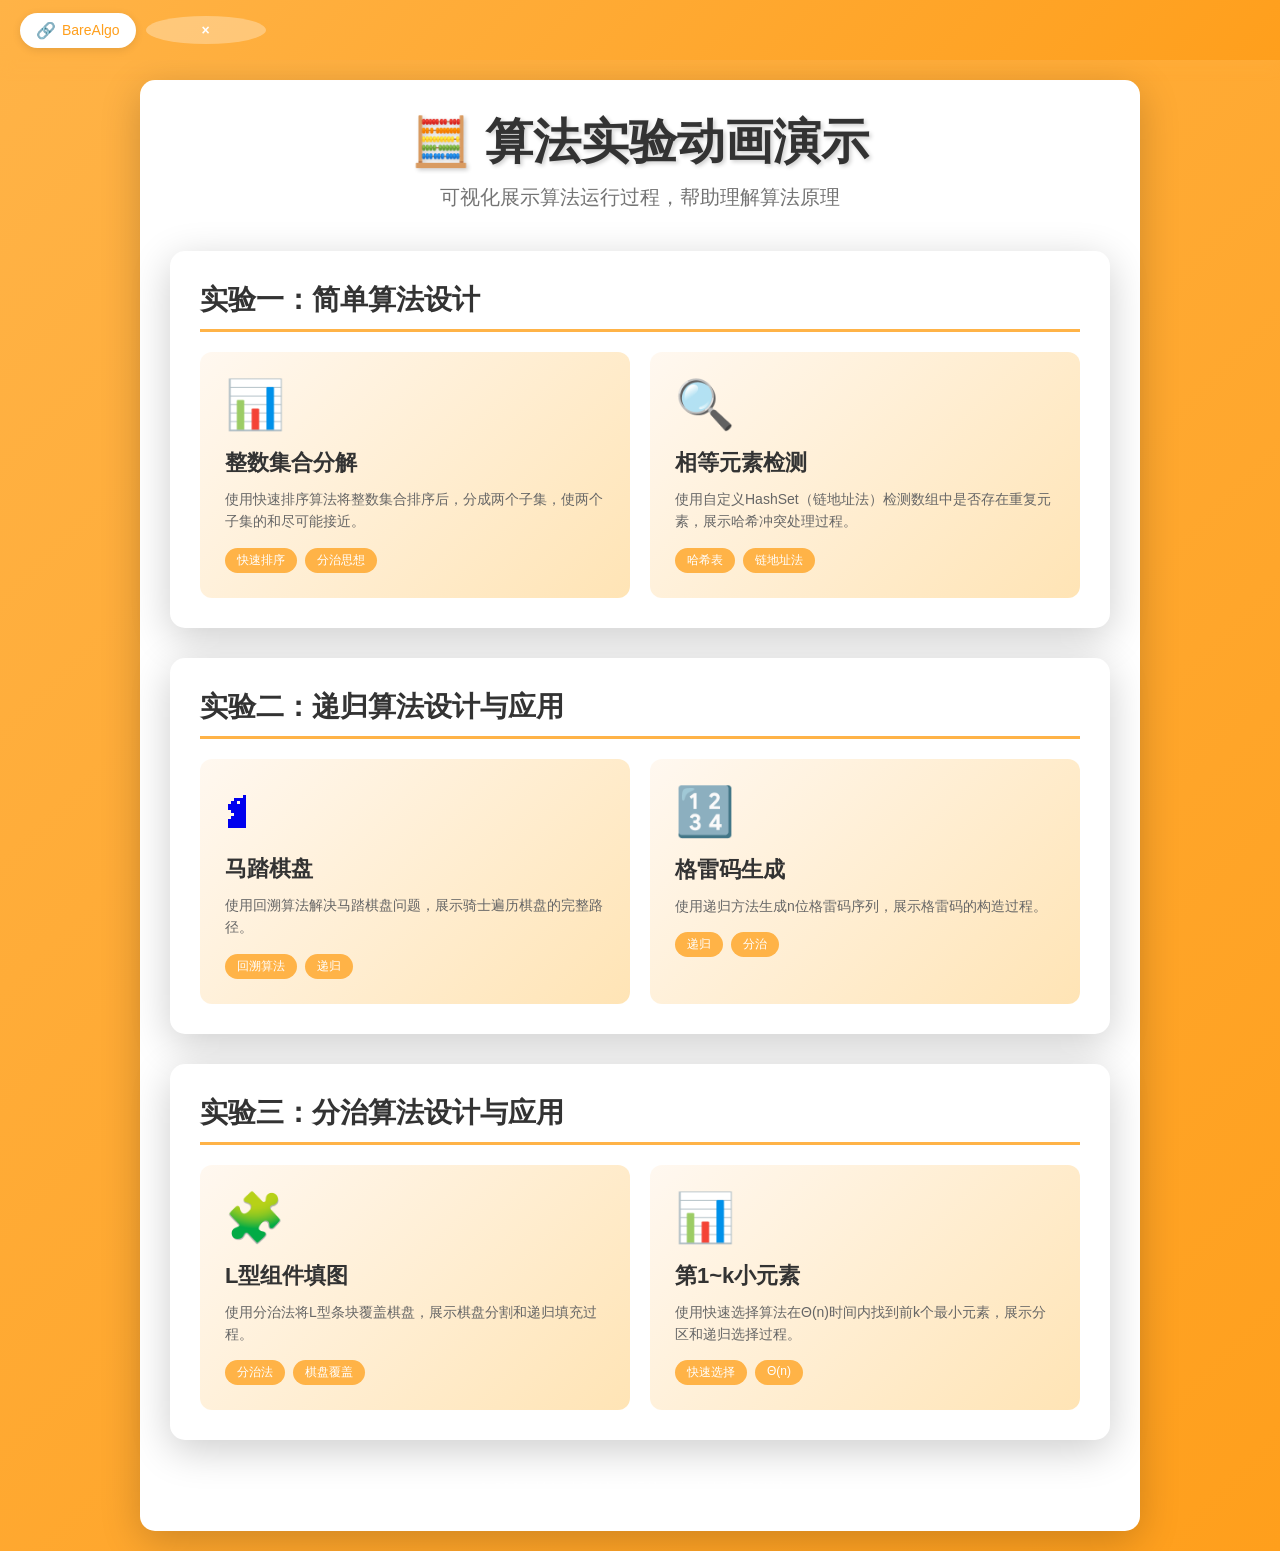
<file: show/index.html>
<!doctype html>
<html lang="zh-CN">
  <head>
    <meta charset="UTF-8" />
    <meta name="viewport" content="width=device-width, initial-scale=1.0" />
    <title>算法实验动画演示</title>
    <link rel="stylesheet" href="common.css" />
    <style>
      body {
        background: linear-gradient(135deg, #ffb347 0%, #ff9f1c 100%);
        padding-top: 80px;
      }
      .container {
        max-width: 1000px;
        margin: 0 auto;
      }
      header {
        text-align: center;
        color: white;
        margin-bottom: 40px;
      }
      h1 {
        font-size: 48px;
        margin-bottom: 10px;
        text-shadow: 2px 2px 4px rgba(0, 0, 0, 0.2);
      }
      .subtitle {
        font-size: 20px;
        opacity: 0.9;
      }
      .experiment-section {
        background: white;
        border-radius: 15px;
        padding: 30px;
        margin-bottom: 30px;
        box-shadow: 0 10px 40px rgba(0, 0, 0, 0.2);
      }
      .section-title {
        font-size: 28px;
        color: #333;
        margin-bottom: 20px;
        padding-bottom: 10px;
        border-bottom: 3px solid #ffb347;
      }
      .experiment-grid {
        display: grid;
        grid-template-columns: repeat(auto-fit, minmax(280px, 1fr));
        gap: 20px;
      }
      .experiment-card {
        background: linear-gradient(135deg, #fff8f0 0%, #ffe4b5 100%);
        border-radius: 12px;
        padding: 25px;
        transition: all 0.3s ease;
        cursor: pointer;
        text-decoration: none;
        display: block;
      }
      .experiment-card:hover {
        transform: translateY(-5px);
        box-shadow: 0 10px 30px rgba(255, 179, 71, 0.3);
      }
      .card-icon {
        font-size: 48px;
        margin-bottom: 15px;
      }
      .card-title {
        font-size: 22px;
        font-weight: bold;
        color: #333;
        margin-bottom: 10px;
      }
      .card-desc {
        font-size: 14px;
        color: #666;
        line-height: 1.6;
      }
      .card-tags {
        margin-top: 15px;
        display: flex;
        gap: 8px;
        flex-wrap: wrap;
      }
      .tag {
        padding: 4px 12px;
        background: #ffb347;
        color: white;
        border-radius: 15px;
        font-size: 12px;
      }
      footer {
        text-align: center;
        color: white;
        margin-top: 40px;
        opacity: 0.8;
      }
      @media (max-width: 768px) {
        body {
          padding-top: 70px;
        }
        h1 {
          font-size: 32px;
        }
        .section-title {
          font-size: 22px;
        }
      }
    </style>
  </head>
  <body>
    <nav class="top-nav">
      <div class="quicklink-container" id="quicklinkContainer">
        <a
          href="https://barealgo.com/"
          class="quicklink"
          target="_blank"
          rel="noopener noreferrer"
        >
          <span class="quicklink-icon">🔗</span>
          <span>BareAlgo</span>
        </a>
        <button
          class="quicklink-cancel"
          onclick="hideQuicklink()"
          title="取消链接"
        >
          ×
        </button>
      </div>
    </nav>
    <div class="container">
      <header>
        <h1>🧮 算法实验动画演示</h1>
        <p class="subtitle">可视化展示算法运行过程，帮助理解算法原理</p>
      </header>

      <div class="experiment-section">
        <h2 class="section-title">实验一：简单算法设计</h2>
        <div class="experiment-grid">
          <a href="set-partition.html" class="experiment-card">
            <div class="card-icon">📊</div>
            <div class="card-title">整数集合分解</div>
            <div class="card-desc">
              使用快速排序算法将整数集合排序后，分成两个子集，使两个子集的和尽可能接近。
            </div>
            <div class="card-tags">
              <span class="tag">快速排序</span>
              <span class="tag">分治思想</span>
            </div>
          </a>

          <a href="equal-elements.html" class="experiment-card">
            <div class="card-icon">🔍</div>
            <div class="card-title">相等元素检测</div>
            <div class="card-desc">
              使用自定义HashSet（链地址法）检测数组中是否存在重复元素，展示哈希冲突处理过程。
            </div>
            <div class="card-tags">
              <span class="tag">哈希表</span>
              <span class="tag">链地址法</span>
            </div>
          </a>
        </div>
      </div>

      <div class="experiment-section">
        <h2 class="section-title">实验二：递归算法设计与应用</h2>
        <div class="experiment-grid">
          <a href="chess-move.html" class="experiment-card">
            <div class="card-icon">♞</div>
            <div class="card-title">马踏棋盘</div>
            <div class="card-desc">
              使用回溯算法解决马踏棋盘问题，展示骑士遍历棋盘的完整路径。
            </div>
            <div class="card-tags">
              <span class="tag">回溯算法</span>
              <span class="tag">递归</span>
            </div>
          </a>

          <a href="gray-code.html" class="experiment-card">
            <div class="card-icon">🔢</div>
            <div class="card-title">格雷码生成</div>
            <div class="card-desc">
              使用递归方法生成n位格雷码序列，展示格雷码的构造过程。
            </div>
            <div class="card-tags">
              <span class="tag">递归</span>
              <span class="tag">分治</span>
            </div>
          </a>
        </div>
      </div>

      <div class="experiment-section">
        <h2 class="section-title">实验三：分治算法设计与应用</h2>
        <div class="experiment-grid">
          <a href="lshape-tiling.html" class="experiment-card">
            <div class="card-icon">🧩</div>
            <div class="card-title">L型组件填图</div>
            <div class="card-desc">
              使用分治法将L型条块覆盖棋盘，展示棋盘分割和递归填充过程。
            </div>
            <div class="card-tags">
              <span class="tag">分治法</span>
              <span class="tag">棋盘覆盖</span>
            </div>
          </a>

          <a href="k-smallest.html" class="experiment-card">
            <div class="card-icon">📊</div>
            <div class="card-title">第1~k小元素</div>
            <div class="card-desc">
              使用快速选择算法在Θ(n)时间内找到前k个最小元素，展示分区和递归选择过程。
            </div>
            <div class="card-tags">
              <span class="tag">快速选择</span>
              <span class="tag">Θ(n)</span>
            </div>
          </a>
        </div>
      </div>

      <footer>
        <p>© 2024 算法实验演示系统 | 点击卡片开始演示</p>
      </footer>
    </div>

    <script>
      function hideQuicklink() {
        const container = document.getElementById("quicklinkContainer");
        container.classList.add("quicklink-hidden");
      }
    </script>
  </body>
</html>
</file>
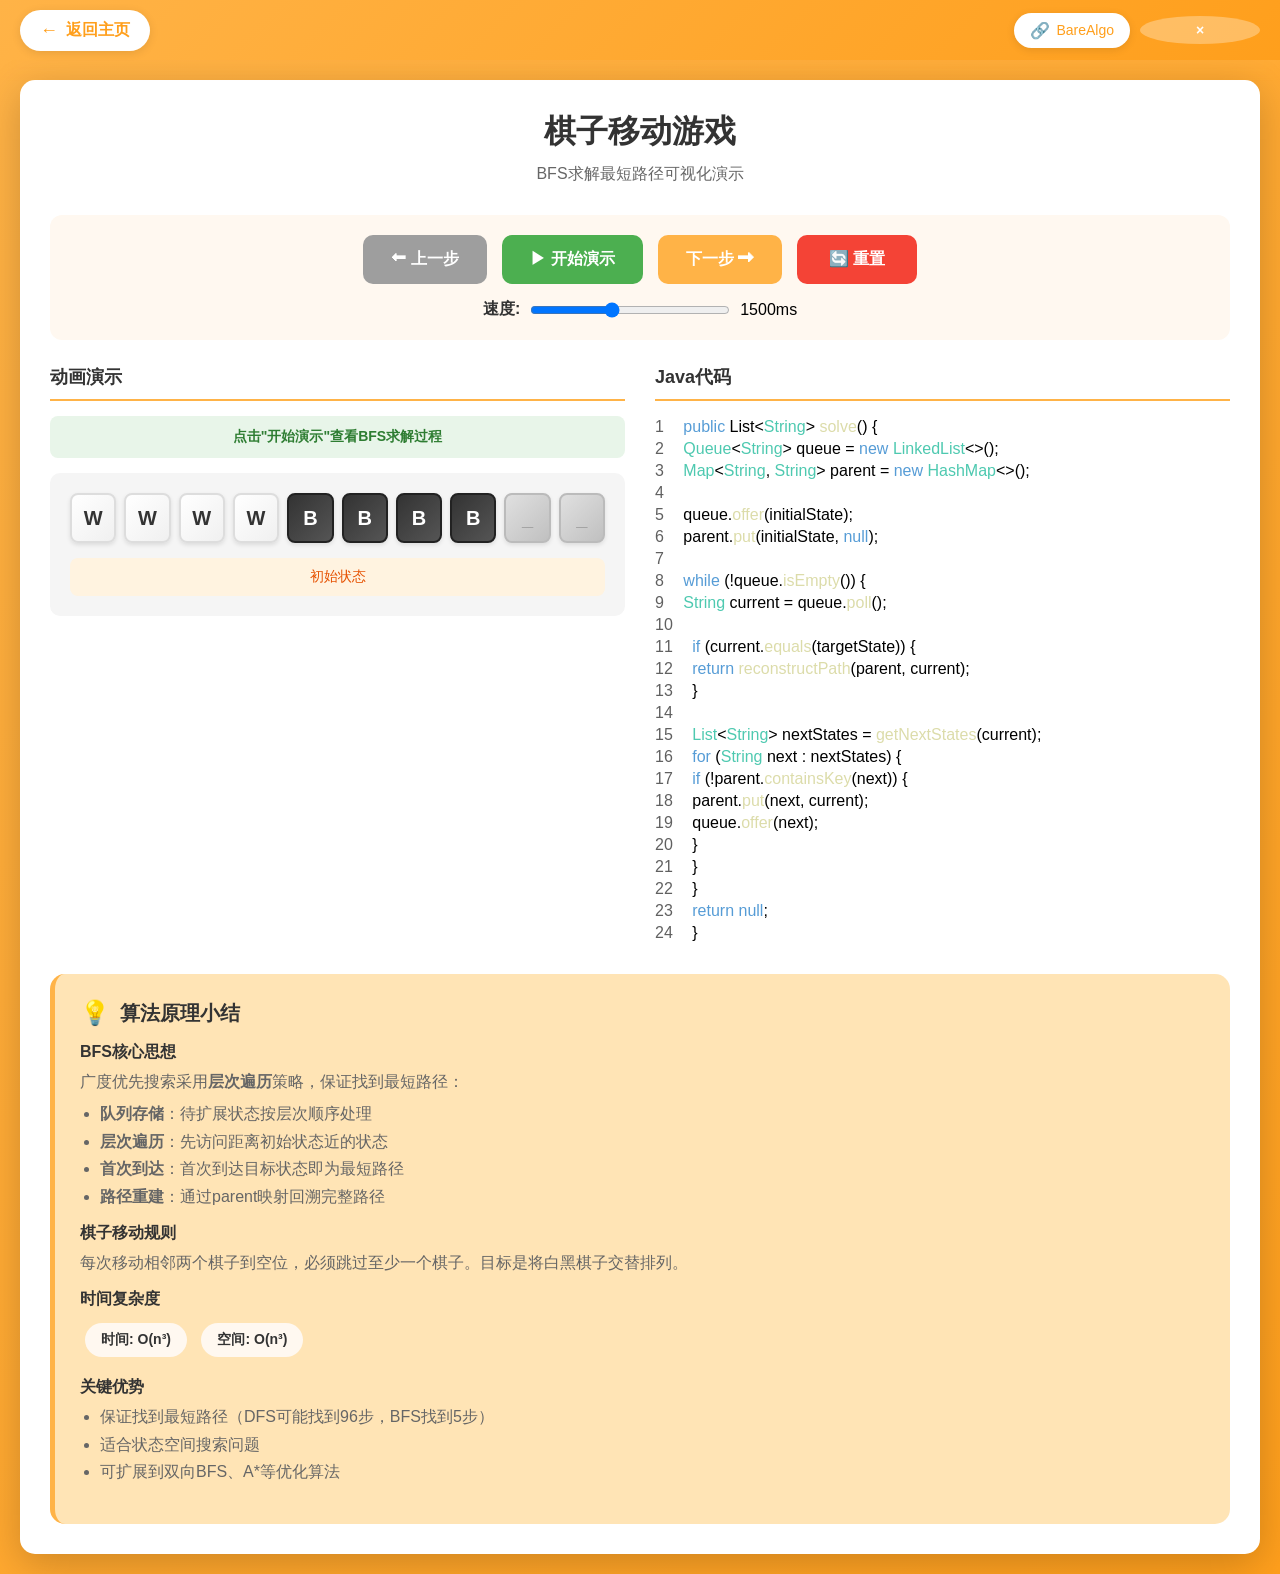
<file: show/chess-move.html>
<!doctype html>
<html lang="zh-CN">
  <head>
    <meta charset="UTF-8" />
    <meta name="viewport" content="width=device-width, initial-scale=1.0" />
    <title>实验二：棋子移动游戏 - BFS动画</title>
    <link rel="stylesheet" href="common.css" />
    <style>
      body {
        background: linear-gradient(135deg, #ffb347 0%, #ff9f1c 100%);
      }
      .section-title {
        border-bottom: 2px solid #ffb347;
      }
      .summary-section {
        border-left: 5px solid #ffb347;
      }
      .status {
        text-align: center;
        padding: 12px;
        background: #e8f5e9;
        border-radius: 8px;
        margin-bottom: 15px;
        font-weight: bold;
        color: #2e7d32;
        font-size: 14px;
      }
      .board-container {
        padding: 20px;
        background: #f5f5f5;
        border-radius: 10px;
        margin-bottom: 15px;
      }
      .board {
        display: flex;
        gap: 8px;
        justify-content: center;
        margin-bottom: 15px;
      }
      .cell {
        width: 50px;
        height: 50px;
        display: flex;
        align-items: center;
        justify-content: center;
        border-radius: 8px;
        font-weight: bold;
        font-size: 20px;
        transition: all 0.3s;
        box-shadow: 0 2px 4px rgba(0, 0, 0, 0.1);
      }
      .cell.white {
        background: linear-gradient(135deg, #fff 0%, #f0f0f0 100%);
        color: #333;
        border: 2px solid #ddd;
      }
      .cell.black {
        background: linear-gradient(135deg, #333 0%, #555 100%);
        color: white;
        border: 2px solid #222;
      }
      .cell.empty {
        background: linear-gradient(135deg, #e0e0e0 0%, #c0c0c0 100%);
        color: #999;
        border: 2px solid #bbb;
      }
      .cell.moving {
        animation: pulse 0.5s ease-in-out infinite;
        transform: scale(1.1);
      }
      @keyframes pulse {
        0%,
        100% {
          transform: scale(1);
        }
        50% {
          transform: scale(1.15);
        }
      }
      .step-info {
        text-align: center;
        padding: 10px;
        background: #fff3e0;
        border-radius: 8px;
        font-size: 14px;
        color: #e65100;
      }
      .path-display {
        margin-top: 15px;
        padding: 15px;
        background: #f9f9f9;
        border-radius: 8px;
      }
      .path-title {
        font-weight: bold;
        color: #333;
        margin-bottom: 10px;
      }
      .path-steps {
        display: flex;
        flex-wrap: wrap;
        gap: 10px;
      }
      .path-step {
        padding: 8px 12px;
        background: #f5576c;
        color: white;
        border-radius: 5px;
        font-size: 12px;
      }
      .path-step.current {
        background: #f093fb;
        transform: scale(1.1);
      }
    </style>
    <script src="common.js"></script>
  </head>
  <body>
    <nav class="top-nav">
      <a href="index.html" class="back-link">返回主页</a>
      <div class="quicklink-container" id="quicklinkContainer">
        <a
          href="https://barealgo.com/"
          class="quicklink"
          target="_blank"
          rel="noopener noreferrer"
        >
          <span class="quicklink-icon">🔗</span>
          <span>BareAlgo</span>
        </a>
        <button
          class="quicklink-cancel"
          onclick="hideQuicklink()"
          title="取消链接"
        >
          ×
        </button>
      </div>
    </nav>
    <div class="container">
      <h1>棋子移动游戏</h1>
      <p class="subtitle">BFS求解最短路径可视化演示</p>

      <div class="controls">
        <div class="control-row">
          <button class="btn-prev" onclick="prevStep()">⬅ 上一步</button>
          <button class="btn-start" onclick="startAnimation()">
            ▶ 开始演示
          </button>
          <button class="btn-next" onclick="nextStep()">下一步 ➡</button>
          <button class="btn-reset" onclick="resetAnimation()">🔄 重置</button>
        </div>
        <div class="control-row">
          <div class="speed-control">
            <label>速度:</label>
            <input
              type="range"
              id="speedSlider"
              min="500"
              max="3000"
              value="1500"
            />
            <span id="speedValue">1500ms</span>
          </div>
        </div>
      </div>

      <div class="main-layout">
        <div class="animation-section">
          <div class="section-title">动画演示</div>
          <div class="status" id="status">点击"开始演示"查看BFS求解过程</div>
          <div class="board-container">
            <div class="board" id="board"></div>
            <div class="step-info" id="stepInfo">初始状态</div>
          </div>
          <div class="path-display" id="pathDisplay" style="display: none">
            <div class="path-title">
              解路径（共 <span id="totalSteps">0</span> 步）
            </div>
            <div class="path-steps" id="pathSteps"></div>
          </div>
        </div>

        <div class="code-section">
          <div class="section-title">Java代码</div>
          <div class="code-container" id="codeContainer"></div>
        </div>
      </div>

      <div class="summary-section">
        <div class="summary-title">算法原理小结</div>
        <div class="summary-content">
          <h4>BFS核心思想</h4>
          <p>
            广度优先搜索采用<strong>层次遍历</strong>策略，保证找到最短路径：
          </p>
          <ul>
            <li><strong>队列存储</strong>：待扩展状态按层次顺序处理</li>
            <li><strong>层次遍历</strong>：先访问距离初始状态近的状态</li>
            <li><strong>首次到达</strong>：首次到达目标状态即为最短路径</li>
            <li><strong>路径重建</strong>：通过parent映射回溯完整路径</li>
          </ul>

          <h4>棋子移动规则</h4>
          <p>
            每次移动相邻两个棋子到空位，必须跳过至少一个棋子。目标是将白黑棋子交替排列。
          </p>

          <h4>时间复杂度</h4>
          <span class="complexity-box">时间: O(n³)</span>
          <span class="complexity-box">空间: O(n³)</span>

          <h4>关键优势</h4>
          <ul>
            <li>保证找到最短路径（DFS可能找到96步，BFS找到5步）</li>
            <li>适合状态空间搜索问题</li>
            <li>可扩展到双向BFS、A*等优化算法</li>
          </ul>
        </div>
      </div>

      <a href="index.html" class="back-link" style="display: none"
        >← 返回主页</a
      >
    </div>

    <script>
      function hideQuicklink() {
        const container = document.getElementById("quicklinkContainer");
        container.classList.add("quicklink-hidden");
      }
      const javaCode = [
        {
          line: 1,
          content:
            '<span class="keyword">public</span> List&lt;<span class="type">String</span>&gt; <span class="method">solve</span>() {',
          highlight: false,
        },
        {
          line: 2,
          content:
            '    <span class="type">Queue</span>&lt;<span class="type">String</span>&gt; queue = <span class="keyword">new</span> <span class="type">LinkedList</span>&lt;&gt;();',
          highlight: false,
        },
        {
          line: 3,
          content:
            '    <span class="type">Map</span>&lt;<span class="type">String</span>, <span class="type">String</span>&gt; parent = <span class="keyword">new</span> <span class="type">HashMap</span>&lt;&gt;();',
          highlight: false,
        },
        { line: 4, content: "", highlight: false },
        {
          line: 5,
          content: '    queue.<span class="method">offer</span>(initialState);',
          highlight: false,
        },
        {
          line: 6,
          content:
            '    parent.<span class="method">put</span>(initialState, <span class="keyword">null</span>);',
          highlight: false,
        },
        { line: 7, content: "", highlight: false },
        {
          line: 8,
          content:
            '    <span class="keyword">while</span> (!queue.<span class="method">isEmpty</span>()) {',
          highlight: false,
        },
        {
          line: 9,
          content:
            '        <span class="type">String</span> current = queue.<span class="method">poll</span>();',
          highlight: false,
        },
        { line: 10, content: "", highlight: false },
        {
          line: 11,
          content:
            '        <span class="keyword">if</span> (current.<span class="method">equals</span>(targetState)) {',
          highlight: false,
        },
        {
          line: 12,
          content:
            '            <span class="keyword">return</span> <span class="method">reconstructPath</span>(parent, current);',
          highlight: false,
        },
        { line: 13, content: "        }", highlight: false },
        { line: 14, content: "", highlight: false },
        {
          line: 15,
          content:
            '        <span class="type">List</span>&lt;<span class="type">String</span>&gt; nextStates = <span class="method">getNextStates</span>(current);',
          highlight: false,
        },
        {
          line: 16,
          content:
            '        <span class="keyword">for</span> (<span class="type">String</span> next : nextStates) {',
          highlight: false,
        },
        {
          line: 17,
          content:
            '            <span class="keyword">if</span> (!parent.<span class="method">containsKey</span>(next)) {',
          highlight: false,
        },
        {
          line: 18,
          content:
            '                parent.<span class="method">put</span>(next, current);',
          highlight: false,
        },
        {
          line: 19,
          content:
            '                queue.<span class="method">offer</span>(next);',
          highlight: false,
        },
        { line: 20, content: "            }", highlight: false },
        { line: 21, content: "        }", highlight: false },
        { line: 22, content: "    }", highlight: false },
        {
          line: 23,
          content: '    <span class="keyword">return null</span>;',
          highlight: false,
        },
        { line: 24, content: "}", highlight: false },
      ];

      const n = 4;
      let initialState = "WWWWBBBB__";
      let targetState = "__WBWBWBWB";
      let solutionPath = [];
      let currentStep = 0;
      let isAnimating = false;
      let animationTimer = null;

      function initCodeDisplay() {
        const container = document.getElementById("codeContainer");
        container.innerHTML = javaCode
          .map(
            (line) =>
              `<div class="code-line" id="line-${line.line}">
                    <span class="line-number">${line.line}</span>
                    <span class="line-content">${line.content}</span>
                </div>`,
          )
          .join("");
      }

      function highlightCodeLines(lines) {
        javaCode.forEach((lineObj) => {
          const lineEl = document.getElementById(`line-${lineObj.line}`);
          if (lines.includes(lineObj.line)) {
            lineEl.classList.add("highlight");
          } else {
            lineEl.classList.remove("highlight");
          }
        });
      }

      function initBoard() {
        const board = document.getElementById("board");
        board.innerHTML = "";
        for (let i = 0; i < initialState.length; i++) {
          const cell = document.createElement("div");
          cell.className = "cell";
          cell.id = `cell-${i}`;
          updateCell(cell, initialState[i]);
          board.appendChild(cell);
        }
      }

      function updateCell(cell, char) {
        cell.className = "cell";
        if (char === "W") {
          cell.classList.add("white");
          cell.textContent = "W";
        } else if (char === "B") {
          cell.classList.add("black");
          cell.textContent = "B";
        } else {
          cell.classList.add("empty");
          cell.textContent = "_";
        }
      }

      function displayState(state, movingPositions = []) {
        for (let i = 0; i < state.length; i++) {
          const cell = document.getElementById(`cell-${i}`);
          updateCell(cell, state[i]);
          if (movingPositions.includes(i)) {
            cell.classList.add("moving");
          }
        }
      }

      function solveBFS() {
        const queue = [initialState];
        const parent = { [initialState]: null };
        const visited = new Set([initialState]);

        while (queue.length > 0) {
          const current = queue.shift();

          if (current === targetState) {
            const path = [];
            let state = current;
            while (state !== null) {
              path.unshift(state);
              state = parent[state];
            }
            return path;
          }

          const emptyPos = current.indexOf("_");
          for (let i = 0; i < current.length - 1; i++) {
            if (current[i] !== "_" && current[i + 1] !== "_") {
              const minPos = Math.min(i, emptyPos);
              const maxPos = Math.max(i, emptyPos);
              let hasJump = false;
              for (let j = minPos + 1; j < maxPos; j++) {
                if (current[j] !== "_") {
                  hasJump = true;
                  break;
                }
              }

              if (hasJump) {
                const chars = current.split("");
                const c1 = chars[i];
                const c2 = chars[i + 1];
                chars[i] = "_";
                chars[i + 1] = "_";
                chars[emptyPos] = c1;
                chars[emptyPos + 1] = c2;
                const newState = chars.join("");

                if (!visited.has(newState)) {
                  visited.add(newState);
                  parent[newState] = current;
                  queue.push(newState);
                }
              }
            }
          }
        }

        return null;
      }

      function findMovePositions(prev, curr) {
        const from = [];
        const to = [];
        for (let i = 0; i < prev.length; i++) {
          if (prev[i] !== "_" && curr[i] === "_") {
            from.push(i, i + 1);
          }
          if (prev[i] === "_" && curr[i] !== "_") {
            to.push(i, i + 1);
          }
        }
        return { from, to };
      }

      function generateAnimationSteps() {
        solutionPath = solveBFS();
        if (!solutionPath) {
          document.getElementById("status").textContent = "无解！";
          return;
        }

        document.getElementById("pathDisplay").style.display = "block";
        document.getElementById("totalSteps").textContent =
          solutionPath.length - 1;

        const pathSteps = document.getElementById("pathSteps");
        pathSteps.innerHTML = solutionPath
          .map(
            (state, idx) =>
              `<div class="path-step" id="path-step-${idx}">步骤${idx}</div>`,
          )
          .join("");
      }

      function showStep(stepIndex) {
        if (stepIndex >= solutionPath.length) {
          isAnimating = false;
          document.getElementById("status").textContent = "求解完成！";
          highlightCodeLines([]);
          return;
        }

        const state = solutionPath[stepIndex];
        const prevState = stepIndex > 0 ? solutionPath[stepIndex - 1] : null;

        let movingPositions = [];
        let stepInfo = "";

        if (prevState) {
          const move = findMovePositions(prevState, state);
          movingPositions = move.to;
          stepInfo = `移动位置 [${move.from[0]},${move.from[1]}] → [${move.to[0]},${move.to[1]}]`;
        } else {
          stepInfo = "初始状态";
        }

        displayState(state, movingPositions);
        document.getElementById("stepInfo").textContent = stepInfo;
        document.getElementById("status").textContent =
          `步骤 ${stepIndex}/${solutionPath.length - 1}`;

        for (let i = 0; i < solutionPath.length; i++) {
          const stepEl = document.getElementById(`path-step-${i}`);
          if (stepEl) {
            stepEl.className = "path-step";
            if (i === stepIndex) {
              stepEl.classList.add("current");
            }
          }
        }

        if (stepIndex === 0) {
          highlightCodeLines([1, 2, 3, 5, 6]);
        } else if (stepIndex < solutionPath.length - 1) {
          highlightCodeLines([8, 9, 15, 16, 17, 18, 19]);
        } else {
          highlightCodeLines([11, 12]);
        }
      }

      function startAnimation() {
        if (isAnimating) {
          isAnimating = false;
          clearTimeout(animationTimer);
          return;
        }

        if (solutionPath.length === 0) {
          generateAnimationSteps();
        }

        if (currentStep >= solutionPath.length) {
          resetAnimation();
          generateAnimationSteps();
        }

        isAnimating = true;
        animate();
      }

      function animate() {
        if (!isAnimating || currentStep >= solutionPath.length) {
          isAnimating = false;
          return;
        }

        showStep(currentStep);
        currentStep++;

        const speed = document.getElementById("speedSlider").value;
        animationTimer = setTimeout(animate, parseInt(speed));
      }

      function prevStep() {
        if (solutionPath.length === 0) {
          generateAnimationSteps();
        }

        if (currentStep > 0) {
          currentStep--;
          showStep(currentStep);
        }
      }

      function nextStep() {
        if (solutionPath.length === 0) {
          generateAnimationSteps();
        }

        if (currentStep < solutionPath.length) {
          showStep(currentStep);
          currentStep++;
        }
      }

      function stepAnimation() {
        nextStep();
      }

      function updateSpeedDisplay() {
        const slider = document.getElementById("speedSlider");
        const display = document.getElementById("speedValue");
        display.textContent = slider.value + "ms";
      }

      function resetAnimation() {
        isAnimating = false;
        clearTimeout(animationTimer);
        currentStep = 0;
        solutionPath = [];
        document.getElementById("pathDisplay").style.display = "none";
        document.getElementById("status").textContent =
          '点击"开始演示"查看BFS求解过程';
        document.getElementById("stepInfo").textContent = "初始状态";
        highlightCodeLines([]);
        initBoard();
      }

      document
        .getElementById("speedSlider")
        .addEventListener("input", updateSpeedDisplay);
      initCodeDisplay();
      initBoard();
    </script>
  </body>
</html>
</file>
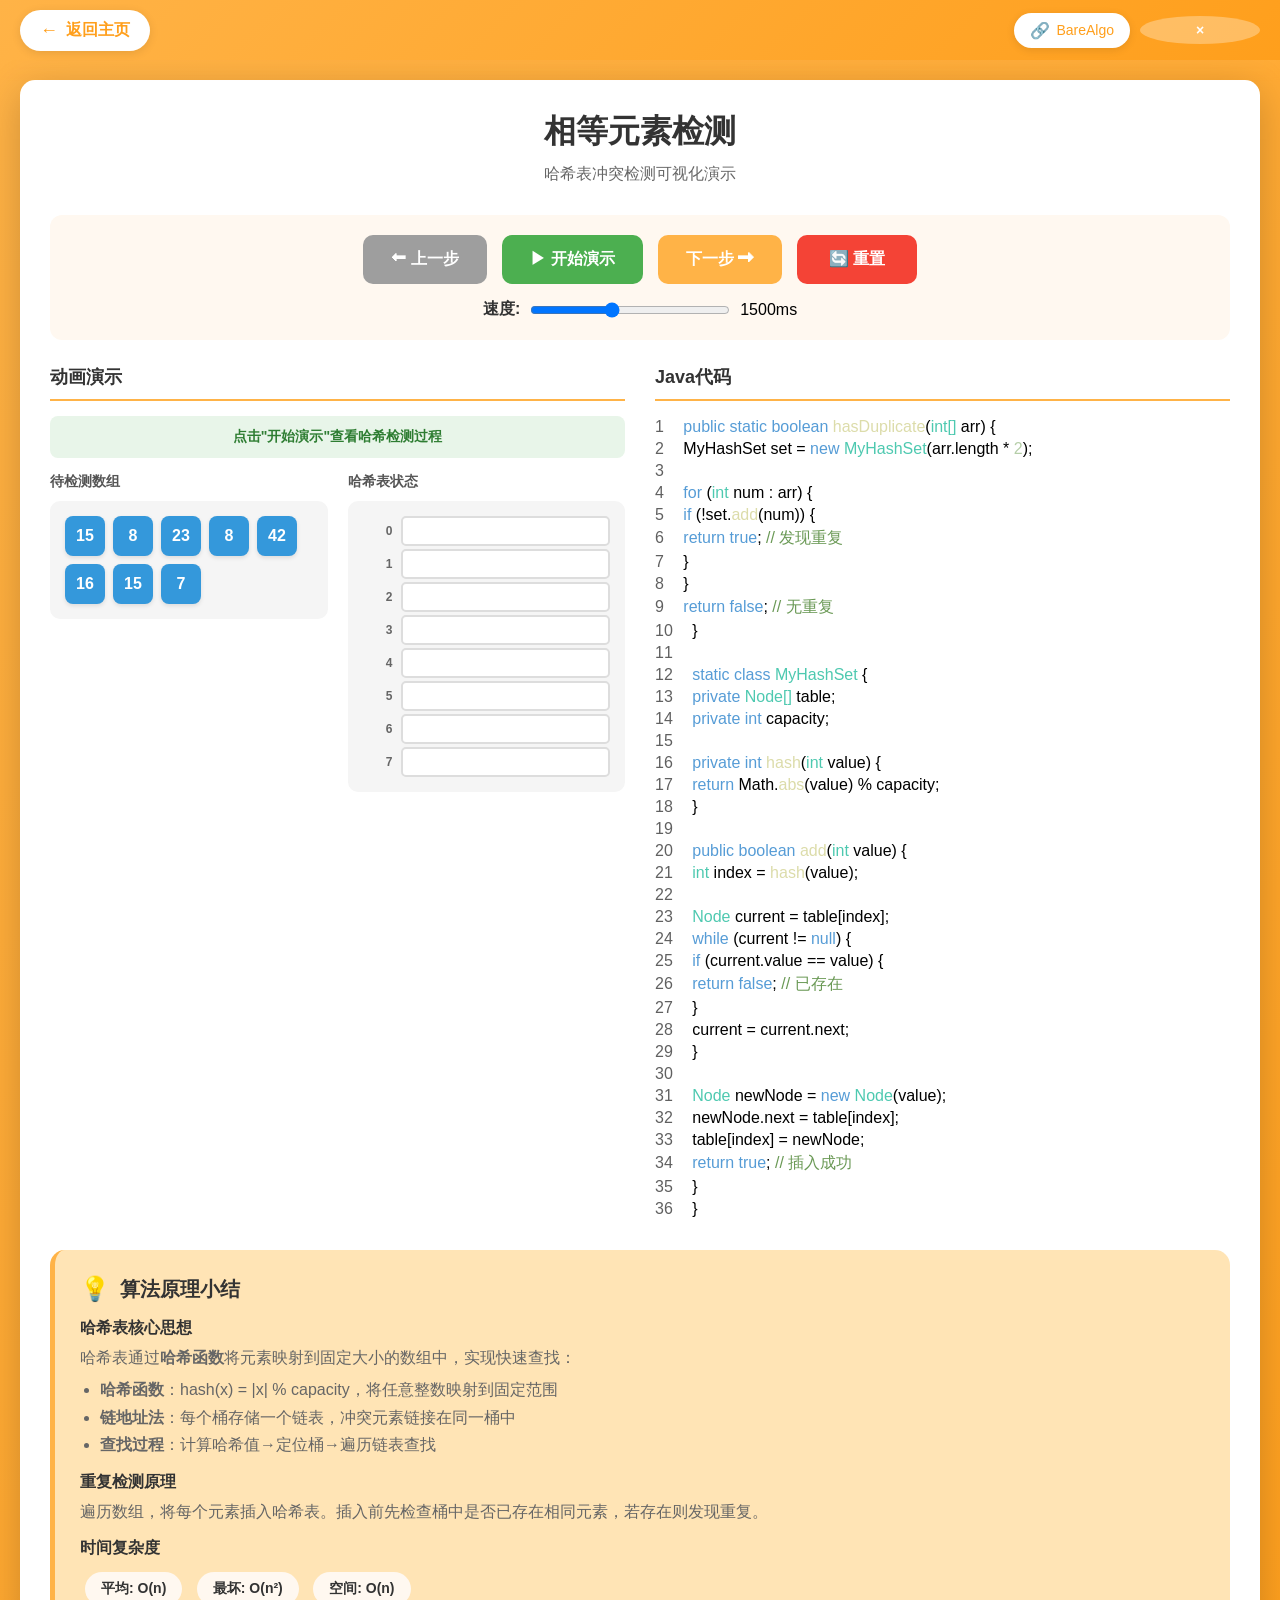
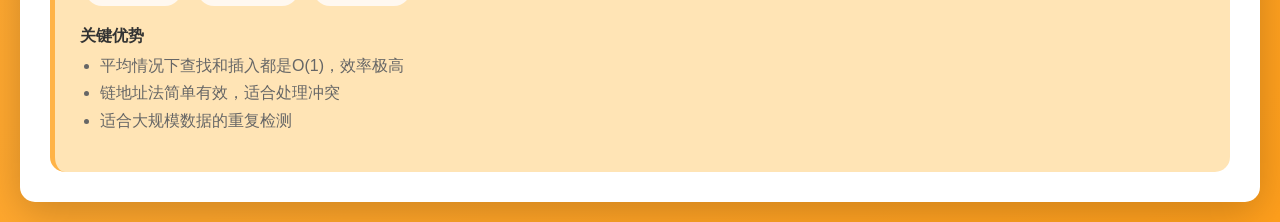
<file: show/equal-elements.html>
<!doctype html>
<html lang="zh-CN">
  <head>
    <meta charset="UTF-8" />
    <meta name="viewport" content="width=device-width, initial-scale=1.0" />
    <title>实验一：相等元素检测 - 哈希表动画</title>
    <link rel="stylesheet" href="common.css" />
    <style>
      body {
        background: linear-gradient(135deg, #ffb347 0%, #ff9f1c 100%);
      }
      .section-title {
        border-bottom: 2px solid #ffb347;
      }
      .summary-section {
        border-left: 5px solid #ffb347;
      }
      .status {
        text-align: center;
        padding: 12px;
        background: #e8f5e9;
        border-radius: 8px;
        margin-bottom: 15px;
        font-weight: bold;
        color: #2e7d32;
        font-size: 14px;
      }
      .status.found {
        background: #fff3e0;
        color: #e65100;
      }
      .animation-content {
        display: flex;
        gap: 20px;
        flex-wrap: wrap;
      }
      .array-section {
        flex: 1;
        min-width: 200px;
      }
      .hash-section {
        flex: 1;
        min-width: 250px;
      }
      .sub-section-title {
        font-size: 14px;
        font-weight: bold;
        color: #555;
        margin-bottom: 10px;
      }
      .array-display {
        display: flex;
        flex-wrap: wrap;
        gap: 8px;
        padding: 15px;
        background: #f5f5f5;
        border-radius: 10px;
      }
      .array-item {
        width: 40px;
        height: 40px;
        display: flex;
        align-items: center;
        justify-content: center;
        background: #3498db;
        color: white;
        border-radius: 8px;
        font-weight: bold;
        font-size: 16px;
        transition: all 0.3s;
        box-shadow: 0 2px 4px rgba(0, 0, 0, 0.1);
      }
      .array-item.current {
        background: #e74c3c;
        transform: scale(1.1);
      }
      .array-item.checked {
        background: #95a5a6;
      }
      .array-item.duplicate {
        background: #f39c12;
        animation: pulse 0.5s ease-in-out infinite;
      }
      @keyframes pulse {
        0%,
        100% {
          transform: scale(1);
        }
        50% {
          transform: scale(1.1);
        }
      }
      .hash-table {
        display: flex;
        flex-direction: column;
        gap: 3px;
        padding: 15px;
        background: #f5f5f5;
        border-radius: 10px;
      }
      .hash-row {
        display: flex;
        align-items: center;
        gap: 8px;
      }
      .hash-index {
        width: 30px;
        text-align: right;
        font-weight: bold;
        color: #666;
        font-size: 12px;
      }
      .hash-bucket {
        flex: 1;
        min-height: 30px;
        display: flex;
        align-items: center;
        gap: 4px;
        padding: 4px 8px;
        background: white;
        border-radius: 5px;
        border: 2px solid #ddd;
        transition: all 0.3s;
      }
      .hash-bucket.active {
        border-color: #e74c3c;
        background: #fff5f5;
      }
      .hash-node {
        padding: 4px 10px;
        background: #3498db;
        color: white;
        border-radius: 5px;
        font-weight: bold;
        font-size: 12px;
        animation: fadeIn 0.3s ease;
      }
      .hash-node.duplicate {
        background: #f39c12;
      }
      @keyframes fadeIn {
        from {
          opacity: 0;
          transform: scale(0.8);
        }
        to {
          opacity: 1;
          transform: scale(1);
        }
      }
      .arrow {
        color: #999;
        font-size: 16px;
      }
      .result-box {
        margin-top: 15px;
        padding: 15px;
        border-radius: 10px;
        text-align: center;
        font-size: 18px;
        font-weight: bold;
      }
      .result-box.yes {
        background: linear-gradient(135deg, #f093fb 0%, #f5576c 100%);
        color: white;
      }
      .result-box.no {
        background: linear-gradient(135deg, #4facfe 0%, #00f2fe 100%);
        color: white;
      }
    </style>
    <script src="common.js"></script>
  </head>
  <body>
    <nav class="top-nav">
      <a href="index.html" class="back-link">返回主页</a>
      <div class="quicklink-container" id="quicklinkContainer">
        <a
          href="https://barealgo.com/"
          class="quicklink"
          target="_blank"
          rel="noopener noreferrer"
        >
          <span class="quicklink-icon">🔗</span>
          <span>BareAlgo</span>
        </a>
        <button
          class="quicklink-cancel"
          onclick="hideQuicklink()"
          title="取消链接"
        >
          ×
        </button>
      </div>
    </nav>
    <div class="container">
      <h1>相等元素检测</h1>
      <p class="subtitle">哈希表冲突检测可视化演示</p>

      <div class="controls">
        <div class="control-row">
          <button class="btn-prev" onclick="prevStep()">⬅ 上一步</button>
          <button class="btn-start" onclick="startAnimation()">
            ▶ 开始演示
          </button>
          <button class="btn-next" onclick="nextStep()">下一步 ➡</button>
          <button class="btn-reset" onclick="resetAnimation()">🔄 重置</button>
        </div>
        <div class="control-row">
          <div class="speed-control">
            <label>速度:</label>
            <input
              type="range"
              id="speedSlider"
              min="500"
              max="3000"
              value="1500"
            />
            <span id="speedValue">1500ms</span>
          </div>
        </div>
      </div>

      <div class="main-layout">
        <div class="animation-section">
          <div class="section-title">动画演示</div>
          <div class="status" id="status">点击"开始演示"查看哈希检测过程</div>
          <div class="animation-content">
            <div class="array-section">
              <div class="sub-section-title">待检测数组</div>
              <div class="array-display" id="arrayDisplay"></div>
            </div>
            <div class="hash-section">
              <div class="sub-section-title">哈希表状态</div>
              <div class="hash-table" id="hashTable"></div>
            </div>
          </div>
          <div class="result-box" id="resultBox" style="display: none"></div>
        </div>

        <div class="code-section">
          <div class="section-title">Java代码</div>
          <div class="code-container" id="codeContainer"></div>
        </div>
      </div>

      <div class="summary-section">
        <div class="summary-title">算法原理小结</div>
        <div class="summary-content">
          <h4>哈希表核心思想</h4>
          <p>
            哈希表通过<strong>哈希函数</strong>将元素映射到固定大小的数组中，实现快速查找：
          </p>
          <ul>
            <li>
              <strong>哈希函数</strong>：hash(x) = |x| %
              capacity，将任意整数映射到固定范围
            </li>
            <li>
              <strong>链地址法</strong
              >：每个桶存储一个链表，冲突元素链接在同一桶中
            </li>
            <li><strong>查找过程</strong>：计算哈希值→定位桶→遍历链表查找</li>
          </ul>

          <h4>重复检测原理</h4>
          <p>
            遍历数组，将每个元素插入哈希表。插入前先检查桶中是否已存在相同元素，若存在则发现重复。
          </p>

          <h4>时间复杂度</h4>
          <span class="complexity-box">平均: O(n)</span>
          <span class="complexity-box">最坏: O(n²)</span>
          <span class="complexity-box">空间: O(n)</span>

          <h4>关键优势</h4>
          <ul>
            <li>平均情况下查找和插入都是O(1)，效率极高</li>
            <li>链地址法简单有效，适合处理冲突</li>
            <li>适合大规模数据的重复检测</li>
          </ul>
        </div>
      </div>

      <a href="index.html" class="back-link" style="display: none"
        >← 返回主页</a
      >
    </div>

    <script>
      function hideQuicklink() {
        const container = document.getElementById("quicklinkContainer");
        container.classList.add("quicklink-hidden");
      }
      const javaCode = [
        {
          line: 1,
          content:
            '<span class="keyword">public static boolean</span> <span class="method">hasDuplicate</span>(<span class="type">int[]</span> arr) {',
          highlight: false,
        },
        {
          line: 2,
          content:
            '    MyHashSet set = <span class="keyword">new</span> <span class="type">MyHashSet</span>(arr.length * <span class="number">2</span>);',
          highlight: false,
        },
        { line: 3, content: "", highlight: false },
        {
          line: 4,
          content:
            '    <span class="keyword">for</span> (<span class="type">int</span> num : arr) {',
          highlight: false,
        },
        {
          line: 5,
          content:
            '        <span class="keyword">if</span> (!set.<span class="method">add</span>(num)) {',
          highlight: false,
        },
        {
          line: 6,
          content:
            '            <span class="keyword">return true</span>;  <span class="comment">// 发现重复</span>',
          highlight: false,
        },
        { line: 7, content: "        }", highlight: false },
        { line: 8, content: "    }", highlight: false },
        {
          line: 9,
          content:
            '    <span class="keyword">return false</span>;  <span class="comment">// 无重复</span>',
          highlight: false,
        },
        { line: 10, content: "}", highlight: false },
        { line: 11, content: "", highlight: false },
        {
          line: 12,
          content:
            '<span class="keyword">static class</span> <span class="type">MyHashSet</span> {',
          highlight: false,
        },
        {
          line: 13,
          content:
            '    <span class="keyword">private</span> <span class="type">Node[]</span> table;',
          highlight: false,
        },
        {
          line: 14,
          content: '    <span class="keyword">private int</span> capacity;',
          highlight: false,
        },
        { line: 15, content: "", highlight: false },
        {
          line: 16,
          content:
            '    <span class="keyword">private int</span> <span class="method">hash</span>(<span class="type">int</span> value) {',
          highlight: false,
        },
        {
          line: 17,
          content:
            '        <span class="keyword">return</span> Math.<span class="method">abs</span>(value) % capacity;',
          highlight: false,
        },
        { line: 18, content: "    }", highlight: false },
        { line: 19, content: "", highlight: false },
        {
          line: 20,
          content:
            '    <span class="keyword">public boolean</span> <span class="method">add</span>(<span class="type">int</span> value) {',
          highlight: false,
        },
        {
          line: 21,
          content:
            '        <span class="type">int</span> index = <span class="method">hash</span>(value);',
          highlight: false,
        },
        { line: 22, content: "", highlight: false },
        {
          line: 23,
          content:
            '        <span class="type">Node</span> current = table[index];',
          highlight: false,
        },
        {
          line: 24,
          content:
            '        <span class="keyword">while</span> (current != <span class="keyword">null</span>) {',
          highlight: false,
        },
        {
          line: 25,
          content:
            '            <span class="keyword">if</span> (current.value == value) {',
          highlight: false,
        },
        {
          line: 26,
          content:
            '                <span class="keyword">return false</span>;  <span class="comment">// 已存在</span>',
          highlight: false,
        },
        { line: 27, content: "            }", highlight: false },
        {
          line: 28,
          content: "            current = current.next;",
          highlight: false,
        },
        { line: 29, content: "        }", highlight: false },
        { line: 30, content: "", highlight: false },
        {
          line: 31,
          content:
            '        <span class="type">Node</span> newNode = <span class="keyword">new</span> <span class="type">Node</span>(value);',
          highlight: false,
        },
        {
          line: 32,
          content: "        newNode.next = table[index];",
          highlight: false,
        },
        {
          line: 33,
          content: "        table[index] = newNode;",
          highlight: false,
        },
        {
          line: 34,
          content:
            '        <span class="keyword">return true</span>;  <span class="comment">// 插入成功</span>',
          highlight: false,
        },
        { line: 35, content: "    }", highlight: false },
        { line: 36, content: "}", highlight: false },
      ];

      const originalArray = [15, 8, 23, 8, 42, 16, 15, 7];
      let array = [...originalArray];
      let hashTable = [];
      let animationSteps = [];
      let currentStep = 0;
      let isAnimating = false;
      let animationTimer = null;
      const TABLE_SIZE = 8;

      function initCodeDisplay() {
        const container = document.getElementById("codeContainer");
        container.innerHTML = javaCode
          .map(
            (line) =>
              `<div class="code-line" id="line-${line.line}">
                    <span class="line-number">${line.line}</span>
                    <span class="line-content">${line.content}</span>
                </div>`,
          )
          .join("");
      }

      function highlightCodeLines(lines) {
        javaCode.forEach((lineObj) => {
          const lineEl = document.getElementById(`line-${lineObj.line}`);
          if (lines.includes(lineObj.line)) {
            lineEl.classList.add("highlight");
          } else {
            lineEl.classList.remove("highlight");
          }
        });
      }

      function initDisplay() {
        const arrayDisplay = document.getElementById("arrayDisplay");
        arrayDisplay.innerHTML = "";
        array.forEach((value, index) => {
          const item = document.createElement("div");
          item.className = "array-item";
          item.id = `array-${index}`;
          item.textContent = value;
          arrayDisplay.appendChild(item);
        });

        const hashTableEl = document.getElementById("hashTable");
        hashTableEl.innerHTML = "";
        for (let i = 0; i < TABLE_SIZE; i++) {
          const row = document.createElement("div");
          row.className = "hash-row";
          row.innerHTML = `
                    <div class="hash-index">${i}</div>
                    <div class="hash-bucket" id="bucket-${i}"></div>
                `;
          hashTableEl.appendChild(row);
        }
      }

      function hash(value) {
        return Math.abs(value) % TABLE_SIZE;
      }

      function generateAnimationSteps() {
        animationSteps = [];
        hashTable = Array(TABLE_SIZE)
          .fill(null)
          .map(() => []);

        animationSteps.push({
          type: "init",
          message: "初始化：创建空的哈希表",
          codeLines: [1, 2],
        });

        for (let i = 0; i < array.length; i++) {
          const value = array[i];
          const index = hash(value);
          const bucket = hashTable[index];

          animationSteps.push({
            type: "loop",
            arrayIndex: i,
            value: value,
            message: `遍历数组元素 arr[${i}] = ${value}`,
            codeLines: [4],
          });

          animationSteps.push({
            type: "hash",
            arrayIndex: i,
            value: value,
            hashIndex: index,
            message: `计算哈希值: hash(${value}) = ${index}`,
            codeLines: [16, 17, 21],
          });

          animationSteps.push({
            type: "check",
            arrayIndex: i,
            value: value,
            hashIndex: index,
            message: `检测元素 arr[${i}] = ${value}，哈希值 = ${index}`,
            codeLines: [5, 20, 23],
          });

          let found = false;
          for (let j = 0; j < bucket.length; j++) {
            animationSteps.push({
              type: "compare",
              arrayIndex: i,
              value: value,
              hashIndex: index,
              compareWith: bucket[j],
              message: `在桶 ${index} 中比较 ${value} 与 ${bucket[j]}`,
              codeLines: [24, 25],
            });

            if (bucket[j] === value) {
              found = true;
              animationSteps.push({
                type: "duplicate",
                arrayIndex: i,
                value: value,
                hashIndex: index,
                message: `发现重复元素！${value} 已存在于哈希表中`,
                codeLines: [6, 26],
              });
              break;
            }

            animationSteps.push({
              type: "next_node",
              arrayIndex: i,
              value: value,
              hashIndex: index,
              message: `继续检查下一个节点`,
              codeLines: [28],
            });
          }

          if (found) {
            break;
          }

          bucket.push(value);
          animationSteps.push({
            type: "insert",
            arrayIndex: i,
            value: value,
            hashIndex: index,
            message: `将 ${value} 插入到桶 ${index}`,
            codeLines: [31, 32, 33, 34],
          });
        }

        animationSteps.push({
          type: "complete",
          message: "检测完成：数组中没有重复元素",
          codeLines: [9],
        });
      }

      function updateHashTableDisplay(highlights = {}) {
        for (let i = 0; i < TABLE_SIZE; i++) {
          const bucket = document.getElementById(`bucket-${i}`);
          bucket.className = "hash-bucket";
          if (highlights.activeBucket === i) {
            bucket.classList.add("active");
          }

          let html = "";
          hashTable[i].forEach((val, idx) => {
            const isDuplicate = highlights.duplicateValue === val;
            html += `<span class="hash-node ${isDuplicate ? "duplicate" : ""}">${val}</span>`;
            if (idx < hashTable[i].length - 1) {
              html += '<span class="arrow">→</span>';
            }
          });
          bucket.innerHTML = html;
        }
      }

      function updateArrayDisplay(currentIndex, duplicateIndex = -1) {
        array.forEach((value, index) => {
          const item = document.getElementById(`array-${index}`);
          item.className = "array-item";
          if (index === currentIndex) {
            item.classList.add("current");
          } else if (index < currentIndex) {
            item.classList.add("checked");
          }
          if (index === duplicateIndex) {
            item.classList.add("duplicate");
          }
        });
      }

      function showStep(step) {
        const statusEl = document.getElementById("status");
        statusEl.textContent = step.message;
        statusEl.className = "status";

        highlightCodeLines(step.codeLines || []);

        if (step.type === "init") {
          updateArrayDisplay(-1);
          updateHashTableDisplay();
        } else if (step.type === "loop" || step.type === "hash") {
          updateArrayDisplay(step.arrayIndex);
          if (step.hashIndex !== undefined) {
            updateHashTableDisplay({ activeBucket: step.hashIndex });
          }
        } else if (step.type === "check") {
          updateArrayDisplay(step.arrayIndex);
          updateHashTableDisplay({ activeBucket: step.hashIndex });
        } else if (step.type === "compare" || step.type === "next_node") {
          updateArrayDisplay(step.arrayIndex);
          updateHashTableDisplay({ activeBucket: step.hashIndex });
        } else if (step.type === "insert") {
          hashTable[step.hashIndex].push(step.value);
          updateArrayDisplay(step.arrayIndex);
          updateHashTableDisplay({ activeBucket: step.hashIndex });
        } else if (step.type === "duplicate") {
          statusEl.classList.add("found");
          const duplicateIndex = array.findIndex(
            (v, i) => v === step.value && i < step.arrayIndex,
          );
          updateArrayDisplay(step.arrayIndex, duplicateIndex);
          updateHashTableDisplay({
            activeBucket: step.hashIndex,
            duplicateValue: step.value,
          });

          const resultBox = document.getElementById("resultBox");
          resultBox.style.display = "block";
          resultBox.className = "result-box yes";
          resultBox.textContent = `发现重复元素: ${step.value}`;
        } else if (step.type === "complete") {
          updateArrayDisplay(array.length);
          updateHashTableDisplay();

          const resultBox = document.getElementById("resultBox");
          resultBox.style.display = "block";
          resultBox.className = "result-box no";
          resultBox.textContent = "没有发现重复元素";
        }
      }

      function startAnimation() {
        if (isAnimating) {
          isAnimating = false;
          clearTimeout(animationTimer);
          return;
        }

        if (currentStep === 0 || currentStep >= animationSteps.length) {
          resetAnimation();
          generateAnimationSteps();
        }

        isAnimating = true;
        animate();
      }

      function animate() {
        if (!isAnimating || currentStep >= animationSteps.length) {
          isAnimating = false;
          return;
        }

        showStep(animationSteps[currentStep]);
        currentStep++;

        const speed = document.getElementById("speedSlider").value;
        animationTimer = setTimeout(animate, parseInt(speed));
      }

      function prevStep() {
        if (animationSteps.length === 0) {
          generateAnimationSteps();
        }

        if (currentStep > 0) {
          currentStep--;
          showStep(animationSteps[currentStep]);
        }
      }

      function nextStep() {
        if (animationSteps.length === 0) {
          generateAnimationSteps();
        }

        if (currentStep < animationSteps.length) {
          showStep(animationSteps[currentStep]);
          currentStep++;
        }
      }

      function stepAnimation() {
        nextStep();
      }

      function updateSpeedDisplay() {
        const slider = document.getElementById("speedSlider");
        const display = document.getElementById("speedValue");
        display.textContent = slider.value + "ms";
      }

      function resetAnimation() {
        isAnimating = false;
        clearTimeout(animationTimer);
        currentStep = 0;
        hashTable = Array(TABLE_SIZE)
          .fill(null)
          .map(() => []);
        animationSteps = [];
        document.getElementById("resultBox").style.display = "none";
        document.getElementById("status").textContent =
          '点击"开始演示"查看哈希检测过程';
        document.getElementById("status").className = "status";
        highlightCodeLines([]);
        initDisplay();
      }

      document
        .getElementById("speedSlider")
        .addEventListener("input", updateSpeedDisplay);
      initCodeDisplay();
      initDisplay();
    </script>
  </body>
</html>
</file>
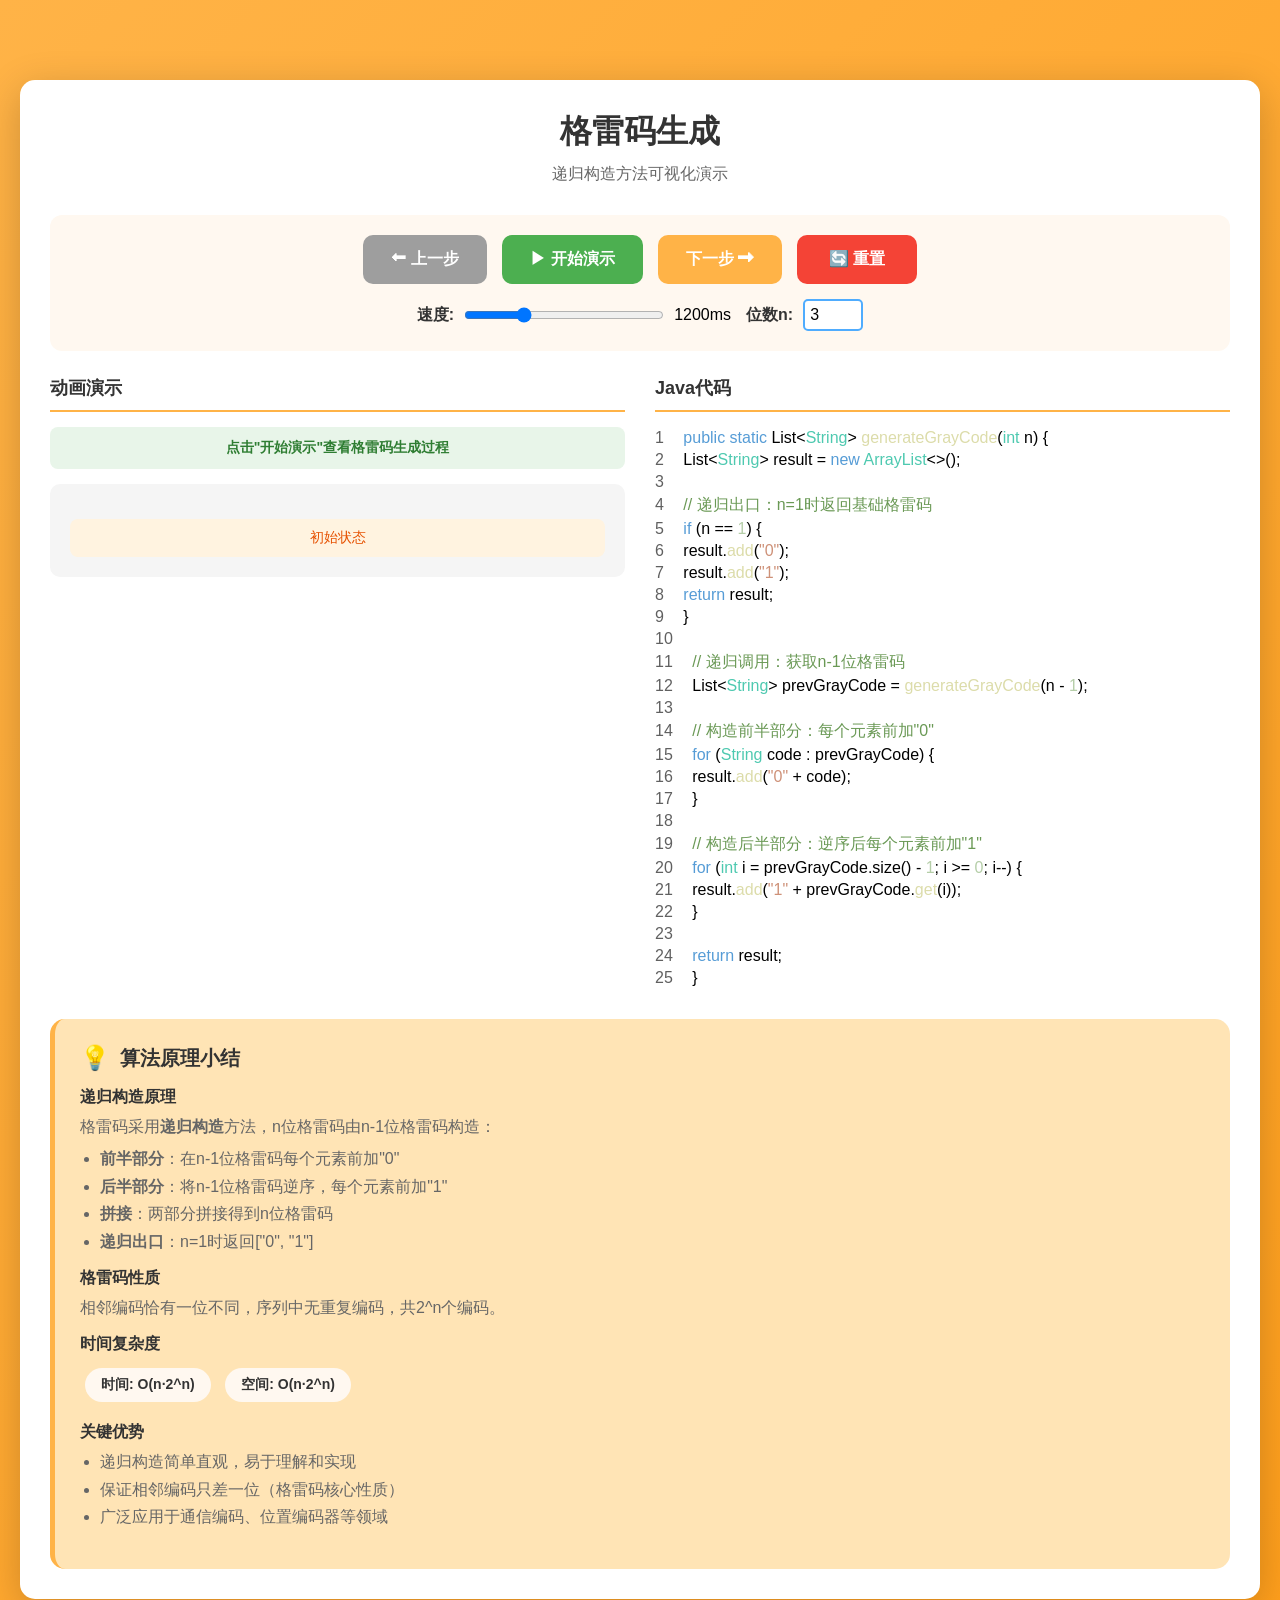
<file: show/gray-code.html>
<!doctype html>
<html lang="zh-CN">
  <head>
    <meta charset="UTF-8" />
    <meta name="viewport" content="width=device-width, initial-scale=1.0" />
    <title>实验二：格雷码生成 - 递归动画</title>
    <link rel="stylesheet" href="common.css" />
    <style>
      body {
        background: linear-gradient(135deg, #ffb347 0%, #ff9f1c 100%);
      }
      .section-title {
        border-bottom: 2px solid #ffb347;
      }
      .summary-section {
        border-left: 5px solid #ffb347;
      }
      .status {
        text-align: center;
        padding: 12px;
        background: #e8f5e9;
        border-radius: 8px;
        margin-bottom: 15px;
        font-weight: bold;
        color: #2e7d32;
        font-size: 14px;
      }
      .gray-container {
        padding: 20px;
        background: #f5f5f5;
        border-radius: 10px;
        margin-bottom: 15px;
      }
      .gray-display {
        display: flex;
        flex-wrap: wrap;
        gap: 10px;
        justify-content: center;
        margin-bottom: 15px;
      }
      .gray-code {
        padding: 10px 15px;
        background: linear-gradient(135deg, #4facfe 0%, #00f2fe 100%);
        color: white;
        border-radius: 8px;
        font-weight: bold;
        font-size: 16px;
        transition: all 0.3s;
        box-shadow: 0 2px 4px rgba(0, 0, 0, 0.1);
      }
      .gray-code.current {
        background: linear-gradient(135deg, #f093fb 0%, #f5576c 100%);
        transform: scale(1.1);
      }
      .gray-code.front {
        border-left: 4px solid #4caf50;
      }
      .gray-code.back {
        border-left: 4px solid #f44336;
      }
      .construction-info {
        text-align: center;
        padding: 10px;
        background: #fff3e0;
        border-radius: 8px;
        font-size: 14px;
        color: #e65100;
      }
      .tree-display {
        margin-top: 15px;
        padding: 15px;
        background: #f9f9f9;
        border-radius: 8px;
      }
      .tree-title {
        font-weight: bold;
        color: #333;
        margin-bottom: 10px;
      }
      .tree-level {
        margin-bottom: 10px;
        padding: 10px;
        background: white;
        border-radius: 5px;
        border-left: 3px solid #4facfe;
      }
      .tree-level-label {
        font-weight: bold;
        color: #4facfe;
        margin-bottom: 5px;
      }
      .tree-level-content {
        display: flex;
        flex-wrap: wrap;
        gap: 5px;
      }
      .tree-item {
        padding: 5px 10px;
        background: #e0e0e0;
        border-radius: 5px;
        font-size: 12px;
      }
      .n-control {
        display: flex;
        align-items: center;
        gap: 10px;
      }
      .n-control label {
        font-weight: bold;
        color: #333;
      }
      .n-control input {
        width: 60px;
        padding: 5px;
        border: 2px solid #4facfe;
        border-radius: 5px;
        font-size: 16px;
      }
    </style>
    <script src="common.js"></script>
  </head>
  <body>
    <div class="container">
      <h1>格雷码生成</h1>
      <p class="subtitle">递归构造方法可视化演示</p>

      <div class="controls">
        <div class="control-row">
          <button class="btn-prev" onclick="prevStep()">⬅ 上一步</button>
          <button class="btn-start" onclick="startAnimation()">
            ▶ 开始演示
          </button>
          <button class="btn-next" onclick="nextStep()">下一步 ➡</button>
          <button class="btn-reset" onclick="resetAnimation()">🔄 重置</button>
        </div>
        <div class="control-row">
          <div class="speed-control">
            <label>速度:</label>
            <input
              type="range"
              id="speedSlider"
              min="500"
              max="3000"
              value="1200"
            />
            <span id="speedValue">1200ms</span>
          </div>
          <div class="n-control">
            <label>位数n:</label>
            <input type="number" id="nInput" min="1" max="5" value="3" />
          </div>
        </div>
      </div>

      <div class="main-layout">
        <div class="animation-section">
          <div class="section-title">动画演示</div>
          <div class="status" id="status">点击"开始演示"查看格雷码生成过程</div>
          <div class="gray-container">
            <div class="gray-display" id="grayDisplay"></div>
            <div class="construction-info" id="constructionInfo">初始状态</div>
          </div>
          <div class="tree-display" id="treeDisplay" style="display: none">
            <div class="tree-title">递归构造树</div>
            <div id="treeLevels"></div>
          </div>
        </div>

        <div class="code-section">
          <div class="section-title">Java代码</div>
          <div class="code-container" id="codeContainer"></div>
        </div>
      </div>

      <div class="summary-section">
        <div class="summary-title">算法原理小结</div>
        <div class="summary-content">
          <h4>递归构造原理</h4>
          <p>
            格雷码采用<strong>递归构造</strong>方法，n位格雷码由n-1位格雷码构造：
          </p>
          <ul>
            <li><strong>前半部分</strong>：在n-1位格雷码每个元素前加"0"</li>
            <li>
              <strong>后半部分</strong>：将n-1位格雷码逆序，每个元素前加"1"
            </li>
            <li><strong>拼接</strong>：两部分拼接得到n位格雷码</li>
            <li><strong>递归出口</strong>：n=1时返回["0", "1"]</li>
          </ul>

          <h4>格雷码性质</h4>
          <p>相邻编码恰有一位不同，序列中无重复编码，共2^n个编码。</p>

          <h4>时间复杂度</h4>
          <span class="complexity-box">时间: O(n·2^n)</span>
          <span class="complexity-box">空间: O(n·2^n)</span>

          <h4>关键优势</h4>
          <ul>
            <li>递归构造简单直观，易于理解和实现</li>
            <li>保证相邻编码只差一位（格雷码核心性质）</li>
            <li>广泛应用于通信编码、位置编码器等领域</li>
          </ul>
        </div>
      </div>

      <a href="index.html" class="back-link" style="display: none"
        >← 返回主页</a
      >
    </div>

    <script>
      function hideQuicklink() {
        const container = document.getElementById("quicklinkContainer");
        container.classList.add("quicklink-hidden");
      }
      const javaCode = [
        {
          line: 1,
          content:
            '<span class="keyword">public static</span> List&lt;<span class="type">String</span>&gt; <span class="method">generateGrayCode</span>(<span class="type">int</span> n) {',
          highlight: false,
        },
        {
          line: 2,
          content:
            '    List&lt;<span class="type">String</span>&gt; result = <span class="keyword">new</span> <span class="type">ArrayList</span>&lt;&gt;();',
          highlight: false,
        },
        { line: 3, content: "", highlight: false },
        {
          line: 4,
          content:
            '    <span class="comment">// 递归出口：n=1时返回基础格雷码</span>',
          highlight: false,
        },
        {
          line: 5,
          content:
            '    <span class="keyword">if</span> (n == <span class="number">1</span>) {',
          highlight: false,
        },
        {
          line: 6,
          content:
            '        result.<span class="method">add</span>(<span class="string">"0"</span>);',
          highlight: false,
        },
        {
          line: 7,
          content:
            '        result.<span class="method">add</span>(<span class="string">"1"</span>);',
          highlight: false,
        },
        {
          line: 8,
          content: '        <span class="keyword">return</span> result;',
          highlight: false,
        },
        { line: 9, content: "    }", highlight: false },
        { line: 10, content: "", highlight: false },
        {
          line: 11,
          content:
            '    <span class="comment">// 递归调用：获取n-1位格雷码</span>',
          highlight: false,
        },
        {
          line: 12,
          content:
            '    List&lt;<span class="type">String</span>&gt; prevGrayCode = <span class="method">generateGrayCode</span>(n - <span class="number">1</span>);',
          highlight: false,
        },
        { line: 13, content: "", highlight: false },
        {
          line: 14,
          content:
            '    <span class="comment">// 构造前半部分：每个元素前加"0"</span>',
          highlight: false,
        },
        {
          line: 15,
          content:
            '    <span class="keyword">for</span> (<span class="type">String</span> code : prevGrayCode) {',
          highlight: false,
        },
        {
          line: 16,
          content:
            '        result.<span class="method">add</span>(<span class="string">"0"</span> + code);',
          highlight: false,
        },
        { line: 17, content: "    }", highlight: false },
        { line: 18, content: "", highlight: false },
        {
          line: 19,
          content:
            '    <span class="comment">// 构造后半部分：逆序后每个元素前加"1"</span>',
          highlight: false,
        },
        {
          line: 20,
          content:
            '    <span class="keyword">for</span> (<span class="type">int</span> i = prevGrayCode.size() - <span class="number">1</span>; i >= <span class="number">0</span>; i--) {',
          highlight: false,
        },
        {
          line: 21,
          content:
            '        result.<span class="method">add</span>(<span class="string">"1"</span> + prevGrayCode.<span class="method">get</span>(i));',
          highlight: false,
        },
        { line: 22, content: "    }", highlight: false },
        { line: 23, content: "", highlight: false },
        {
          line: 24,
          content: '    <span class="keyword">return</span> result;',
          highlight: false,
        },
        { line: 25, content: "}", highlight: false },
      ];

      let n = 3;
      let animationSteps = [];
      let currentStep = 0;
      let isAnimating = false;
      let animationTimer = null;
      let grayCodes = [];

      function initCodeDisplay() {
        const container = document.getElementById("codeContainer");
        container.innerHTML = javaCode
          .map(
            (line) =>
              `<div class="code-line" id="line-${line.line}">
                    <span class="line-number">${line.line}</span>
                    <span class="line-content">${line.content}</span>
                </div>`,
          )
          .join("");
      }

      function highlightCodeLines(lines) {
        javaCode.forEach((lineObj) => {
          const lineEl = document.getElementById(`line-${lineObj.line}`);
          if (lines.includes(lineObj.line)) {
            lineEl.classList.add("highlight");
          } else {
            lineEl.classList.remove("highlight");
          }
        });
      }

      function initGrayDisplay() {
        const display = document.getElementById("grayDisplay");
        display.innerHTML = "";
        grayCodes = [];
      }

      function displayGrayCodes(codes, currentIndex = -1, part = "") {
        const display = document.getElementById("grayDisplay");
        display.innerHTML = codes
          .map((code, idx) => {
            let classes = "gray-code";
            if (idx === currentIndex) classes += " current";
            if (part === "front" && idx < codes.length / 2) classes += " front";
            if (part === "back" && idx >= codes.length / 2) classes += " back";
            return `<div class="${classes}">${code}</div>`;
          })
          .join("");
      }

      function generateAnimationSteps() {
        animationSteps = [];
        grayCodes = [];

        animationSteps.push({
          type: "init",
          n: n,
          message: `开始生成 ${n} 位格雷码`,
          codeLines: [1, 2],
        });

        generateRecursiveSteps(n, 0);
      }

      function generateRecursiveSteps(currentN, depth) {
        if (currentN === 1) {
          animationSteps.push({
            type: "base",
            n: currentN,
            depth: depth,
            codes: ["0", "1"],
            message: `递归出口：n=1，返回基础格雷码 ["0", "1"]`,
            codeLines: [5, 6, 7, 8],
          });
          return ["0", "1"];
        }

        animationSteps.push({
          type: "recurse",
          n: currentN,
          depth: depth,
          message: `递归调用：生成 ${currentN - 1} 位格雷码`,
          codeLines: [12],
        });

        const prevCodes = generateRecursiveSteps(currentN - 1, depth + 1);

        animationSteps.push({
          type: "return",
          n: currentN,
          depth: depth,
          prevCodes: prevCodes,
          message: `获得 ${currentN - 1} 位格雷码：[${prevCodes.join(", ")}]`,
          codeLines: [12],
        });

        const frontCodes = [];
        animationSteps.push({
          type: "front_start",
          n: currentN,
          depth: depth,
          message: `构造前半部分：在 ${currentN - 1} 位格雷码前加"0"`,
          codeLines: [15],
        });

        for (let i = 0; i < prevCodes.length; i++) {
          const newCode = "0" + prevCodes[i];
          frontCodes.push(newCode);
          animationSteps.push({
            type: "front_add",
            n: currentN,
            depth: depth,
            code: newCode,
            index: i,
            total: prevCodes.length,
            message: `前半部分：添加 "${newCode}"`,
            codeLines: [16],
          });
        }

        const backCodes = [];
        animationSteps.push({
          type: "back_start",
          n: currentN,
          depth: depth,
          message: `构造后半部分：逆序 ${currentN - 1} 位格雷码后加"1"`,
          codeLines: [20],
        });

        for (let i = prevCodes.length - 1; i >= 0; i--) {
          const newCode = "1" + prevCodes[i];
          backCodes.push(newCode);
          animationSteps.push({
            type: "back_add",
            n: currentN,
            depth: depth,
            code: newCode,
            index: prevCodes.length - 1 - i,
            total: prevCodes.length,
            message: `后半部分：逆序添加 "${newCode}"`,
            codeLines: [21],
          });
        }

        const result = [...frontCodes, ...backCodes];
        animationSteps.push({
          type: "complete",
          n: currentN,
          depth: depth,
          codes: result,
          message: `完成 ${currentN} 位格雷码：[${result.join(", ")}]`,
          codeLines: [24],
        });

        return result;
      }

      function showStep(step) {
        const statusEl = document.getElementById("status");
        statusEl.textContent = step.message;

        const infoEl = document.getElementById("constructionInfo");
        infoEl.textContent = step.message;

        highlightCodeLines(step.codeLines || []);

        if (step.type === "base") {
          displayGrayCodes(step.codes, -1);
        } else if (step.type === "return") {
          displayGrayCodes(step.prevCodes, -1);
        } else if (step.type === "front_add") {
          const allCodes = grayCodes.slice(0, step.index);
          allCodes.push(step.code);
          displayGrayCodes(allCodes, step.index, "front");
          grayCodes = allCodes;
        } else if (step.type === "back_add") {
          const frontCount = Math.pow(2, step.n - 1);
          const allCodes = grayCodes.slice(0, frontCount + step.index);
          allCodes.push(step.code);
          displayGrayCodes(allCodes, frontCount + step.index, "back");
          grayCodes = allCodes;
        } else if (step.type === "complete") {
          displayGrayCodes(step.codes, -1);
          grayCodes = step.codes;
        }
      }

      function startAnimation() {
        if (isAnimating) {
          isAnimating = false;
          clearTimeout(animationTimer);
          return;
        }

        n = parseInt(document.getElementById("nInput").value) || 3;

        if (currentStep === 0 || currentStep >= animationSteps.length) {
          resetAnimation();
          generateAnimationSteps();
        }

        isAnimating = true;
        animate();
      }

      function animate() {
        if (!isAnimating || currentStep >= animationSteps.length) {
          isAnimating = false;
          return;
        }

        showStep(animationSteps[currentStep]);
        currentStep++;

        const speed = document.getElementById("speedSlider").value;
        animationTimer = setTimeout(animate, parseInt(speed));
      }

      function prevStep() {
        n = parseInt(document.getElementById("nInput").value) || 3;

        if (animationSteps.length === 0) {
          generateAnimationSteps();
        }

        if (currentStep > 0) {
          currentStep--;
          showStep(animationSteps[currentStep]);
        }
      }

      function nextStep() {
        n = parseInt(document.getElementById("nInput").value) || 3;

        if (animationSteps.length === 0) {
          generateAnimationSteps();
        }

        if (currentStep < animationSteps.length) {
          showStep(animationSteps[currentStep]);
          currentStep++;
        }
      }

      function stepAnimation() {
        nextStep();
      }

      function updateSpeedDisplay() {
        const slider = document.getElementById("speedSlider");
        const display = document.getElementById("speedValue");
        display.textContent = slider.value + "ms";
      }

      function resetAnimation() {
        isAnimating = false;
        clearTimeout(animationTimer);
        currentStep = 0;
        animationSteps = [];
        grayCodes = [];
        document.getElementById("status").textContent =
          '点击"开始演示"查看格雷码生成过程';
        document.getElementById("constructionInfo").textContent = "初始状态";
        document.getElementById("treeDisplay").style.display = "none";
        highlightCodeLines([]);
        initGrayDisplay();
      }

      document
        .getElementById("speedSlider")
        .addEventListener("input", updateSpeedDisplay);
      initCodeDisplay();
      initGrayDisplay();
    </script>
  </body>
</html>
</file>
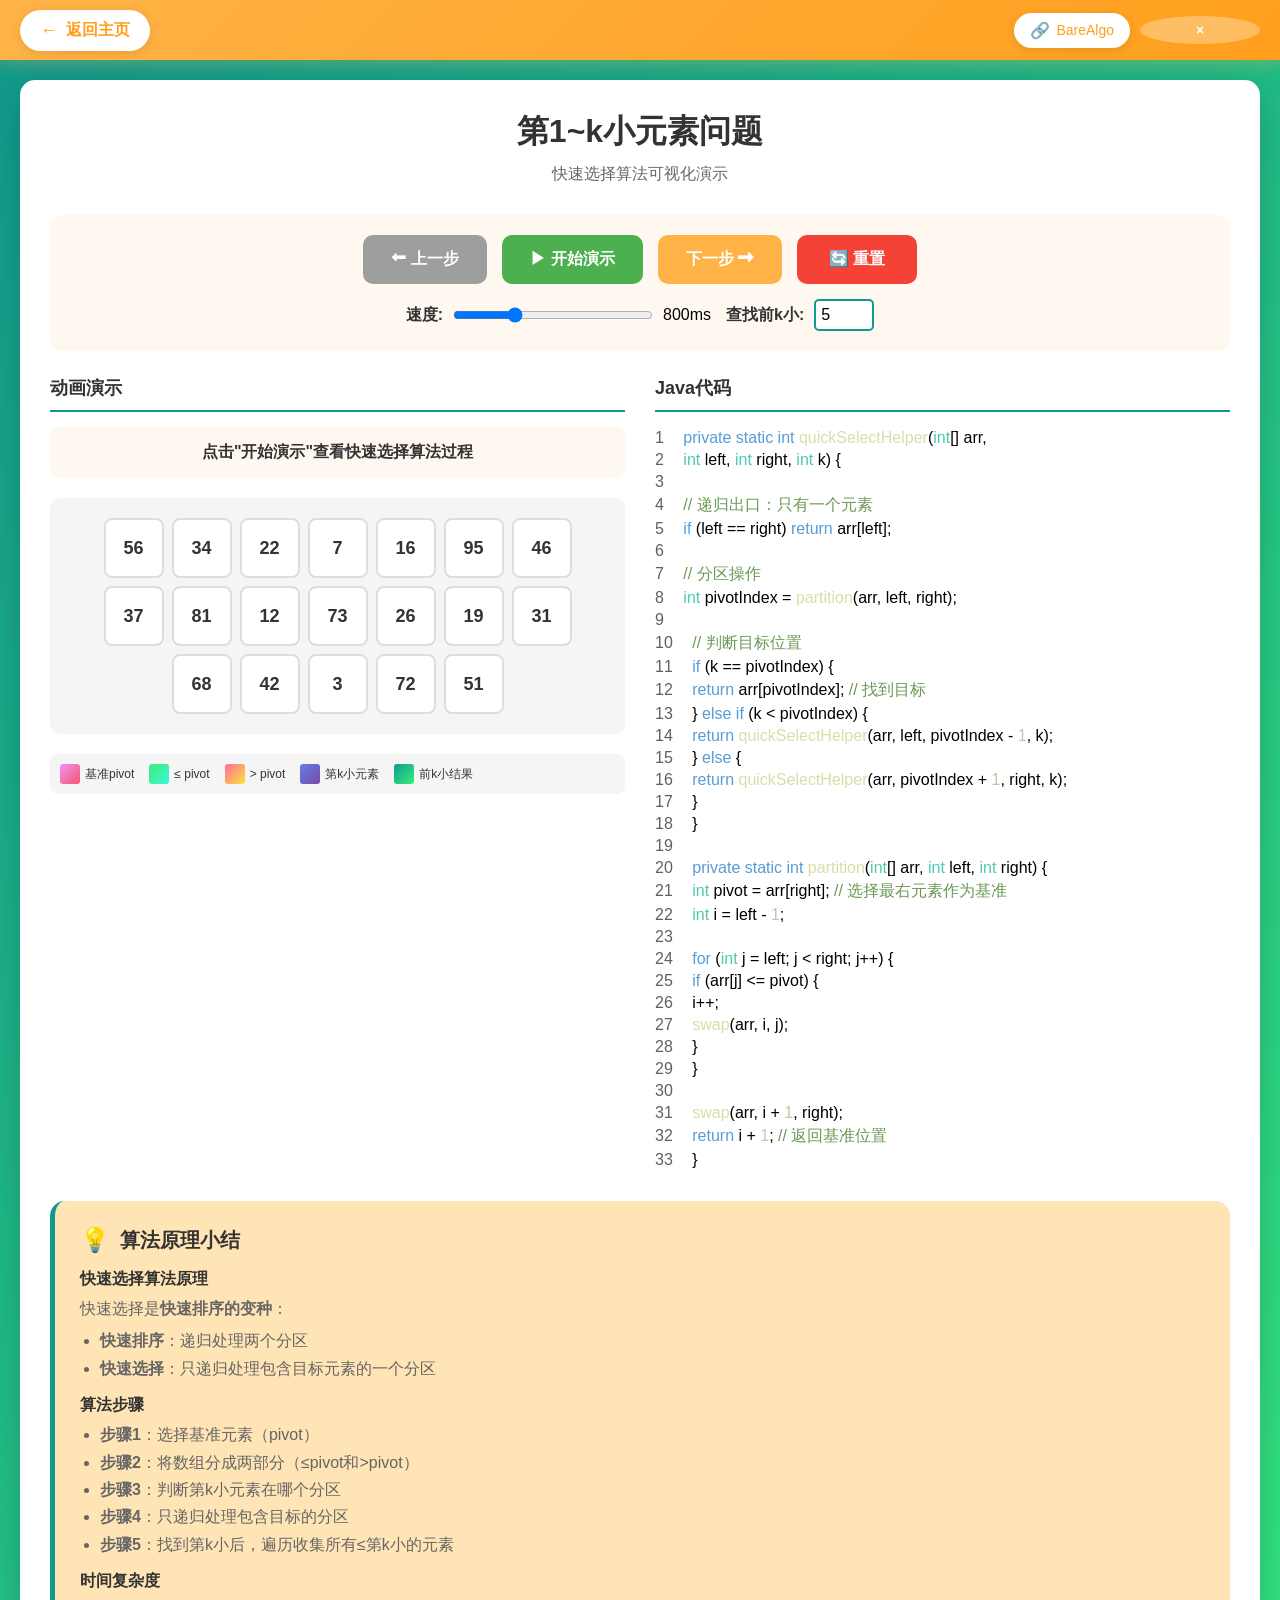
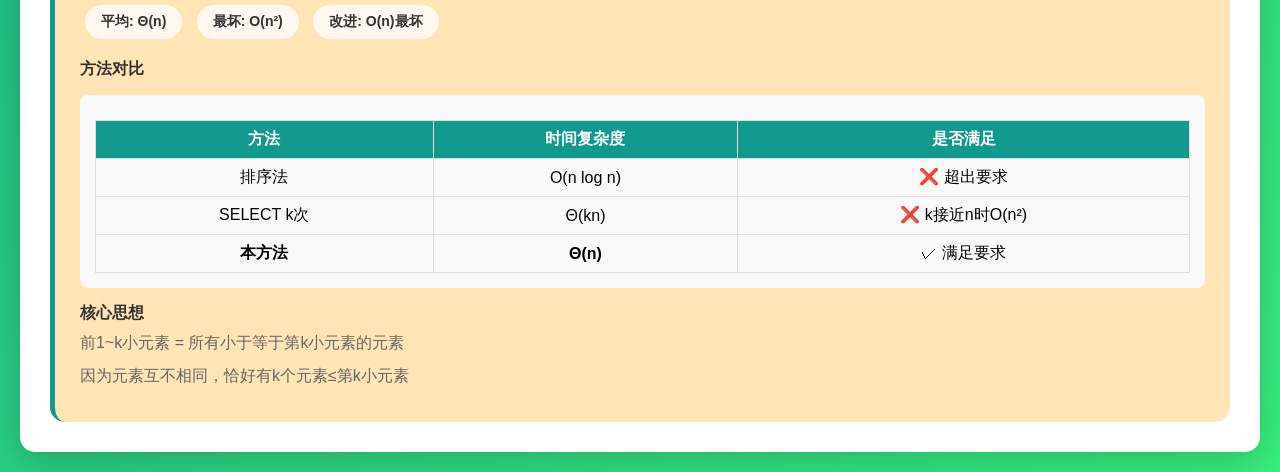
<file: show/k-smallest.html>
<!DOCTYPE html>
<html lang="zh-CN">
<head>
    <meta charset="UTF-8">
    <meta name="viewport" content="width=device-width, initial-scale=1.0">
    <title>实验三：第1~k小元素 - 快速选择算法演示</title>
    <link rel="stylesheet" href="common.css">
    <style>
        body {
            background: linear-gradient(135deg, #11998e 0%, #38ef7d 100%);
        }
        .section-title {
            border-bottom: 2px solid #11998e;
        }
        .summary-section {
            border-left: 5px solid #11998e;
        }
        .array-container {
            display: flex;
            flex-wrap: wrap;
            gap: 8px;
            justify-content: center;
            margin: 20px 0;
            padding: 20px;
            background: #f5f5f5;
            border-radius: 10px;
        }
        .array-item {
            width: 60px;
            height: 60px;
            display: flex;
            align-items: center;
            justify-content: center;
            font-weight: bold;
            font-size: 18px;
            border-radius: 8px;
            transition: all 0.3s;
            background: white;
            color: #333;
            border: 2px solid #ddd;
        }
        .array-item.pivot {
            background: linear-gradient(135deg, #f093fb 0%, #f5576c 100%);
            color: white;
            border-color: #f5576c;
            transform: scale(1.1);
        }
        .array-item.less {
            background: linear-gradient(135deg, #43e97b 0%, #38f9d7 100%);
            color: white;
            border-color: #38f9d7;
        }
        .array-item.greater {
            background: linear-gradient(135deg, #fa709a 0%, #fee140 100%);
            color: white;
            border-color: #fee140;
        }
        .array-item.target {
            background: linear-gradient(135deg, #667eea 0%, #764ba2 100%);
            color: white;
            border-color: #764ba2;
            transform: scale(1.15);
            box-shadow: 0 0 15px rgba(102, 126, 234, 0.6);
        }
        .array-item.result {
            background: linear-gradient(135deg, #11998e 0%, #38ef7d 100%);
            color: white;
            border-color: #38ef7d;
        }
        .array-item.highlight {
            animation: pulse 0.5s ease-in-out;
        }
        @keyframes pulse {
            0% { transform: scale(1); }
            50% { transform: scale(1.2); }
            100% { transform: scale(1); }
        }
        .partition-info {
            display: flex;
            gap: 20px;
            margin: 15px 0;
            padding: 15px;
            background: #fff3e0;
            border-radius: 8px;
        }
        .partition-section {
            flex: 1;
            padding: 10px;
            border-radius: 5px;
        }
        .partition-section.less-section {
            background: #e8f5e9;
            border-left: 4px solid #4caf50;
        }
        .partition-section.greater-section {
            background: #ffebee;
            border-left: 4px solid #f44336;
        }
        .partition-title {
            font-weight: bold;
            margin-bottom: 5px;
        }
        .partition-content {
            display: flex;
            flex-wrap: wrap;
            gap: 5px;
        }
        .mini-item {
            padding: 5px 10px;
            background: white;
            border-radius: 5px;
            font-size: 14px;
        }
        .step-info {
            padding: 15px;
            background: #e3f2fd;
            border-radius: 8px;
            margin-bottom: 15px;
            border-left: 4px solid #2196f3;
        }
        .step-info-title {
            font-weight: bold;
            color: #1565c0;
            margin-bottom: 5px;
        }
        .step-info-content {
            color: #333;
            font-size: 14px;
        }
        .result-section {
            margin-top: 20px;
            padding: 20px;
            background: linear-gradient(135deg, #e8f5e9 0%, #c8e6c9 100%);
            border-radius: 10px;
            border-left: 5px solid #4caf50;
        }
        .result-title {
            font-weight: bold;
            color: #2e7d32;
            margin-bottom: 10px;
            font-size: 18px;
        }
        .result-items {
            display: flex;
            flex-wrap: wrap;
            gap: 10px;
        }
        .result-item {
            padding: 10px 15px;
            background: linear-gradient(135deg, #11998e 0%, #38ef7d 100%);
            color: white;
            border-radius: 8px;
            font-weight: bold;
            font-size: 16px;
        }
        .k-control {
            display: flex;
            align-items: center;
            gap: 10px;
        }
        .k-control label {
            font-weight: bold;
            color: #333;
        }
        .k-control input {
            width: 60px;
            padding: 5px;
            border: 2px solid #11998e;
            border-radius: 5px;
            font-size: 16px;
        }
        .legend {
            display: flex;
            gap: 15px;
            margin-top: 15px;
            padding: 10px;
            background: #f5f5f5;
            border-radius: 8px;
            flex-wrap: wrap;
        }
        .legend-item {
            display: flex;
            align-items: center;
            gap: 5px;
        }
        .legend-box {
            width: 20px;
            height: 20px;
            border-radius: 3px;
        }
        .legend-text {
            font-size: 12px;
            color: #333;
        }
        .complexity-comparison {
            margin-top: 15px;
            padding: 15px;
            background: #f9f9f9;
            border-radius: 8px;
        }
        .comparison-table {
            width: 100%;
            border-collapse: collapse;
            margin-top: 10px;
        }
        .comparison-table th, .comparison-table td {
            padding: 8px;
            border: 1px solid #ddd;
            text-align: center;
        }
        .comparison-table th {
            background: #11998e;
            color: white;
        }
        .comparison-table td.highlight {
            background: #e8f5e9;
            font-weight: bold;
        }
    </style>
    <script src="common.js"></script>
  </head>
  <body>
    <nav class="top-nav">
        <a href="index.html" class="back-link">返回主页</a>
        <div class="quicklink-container" id="quicklinkContainer">
            <a href="https://barealgo.com/" class="quicklink" target="_blank" rel="noopener noreferrer">
                <span class="quicklink-icon">🔗</span>
                <span>BareAlgo</span>
            </a>
            <button class="quicklink-cancel" onclick="hideQuicklink()" title="取消链接">×</button>
        </div>
    </nav>
    <div class="container">
        <h1>第1~k小元素问题</h1>
        <p class="subtitle">快速选择算法可视化演示</p>

        <div class="controls">
            <div class="control-row">
                <button class="btn-prev" onclick="prevStep()">⬅ 上一步</button>
                <button class="btn-start" onclick="startAnimation()">▶ 开始演示</button>
                <button class="btn-next" onclick="nextStep()">下一步 ➡</button>
                <button class="btn-reset" onclick="resetAnimation()">🔄 重置</button>
            </div>
            <div class="control-row">
                <div class="speed-control">
                    <label>速度:</label>
                    <input type="range" id="speedSlider" min="300" max="2000" value="800" />
                    <span id="speedValue">800ms</span>
                </div>
                <div class="k-control">
                    <label>查找前k小:</label>
                    <input type="number" id="kInput" min="1" max="10" value="5" />
                </div>
            </div>
        </div>

        <div class="main-layout">
            <div class="animation-section">
                <div class="section-title">动画演示</div>
                <div class="status" id="status">点击"开始演示"查看快速选择算法过程</div>
                <div class="step-info" id="stepInfo" style="display: none;">
                    <div class="step-info-title">当前步骤</div>
                    <div class="step-info-content" id="stepContent"></div>
                </div>
                <div class="array-container" id="arrayContainer"></div>
                <div class="partition-info" id="partitionInfo" style="display: none;">
                    <div class="partition-section less-section">
                        <div class="partition-title" style="color: #2e7d32;">≤ pivot (左分区)</div>
                        <div class="partition-content" id="lessPartition"></div>
                    </div>
                    <div class="partition-section greater-section">
                        <div class="partition-title" style="color: #c62828;">> pivot (右分区)</div>
                        <div class="partition-content" id="greaterPartition"></div>
                    </div>
                </div>
                <div class="legend">
                    <div class="legend-item">
                        <div class="legend-box" style="background: linear-gradient(135deg, #f093fb 0%, #f5576c 100%);"></div>
                        <span class="legend-text">基准pivot</span>
                    </div>
                    <div class="legend-item">
                        <div class="legend-box" style="background: linear-gradient(135deg, #43e97b 0%, #38f9d7 100%);"></div>
                        <span class="legend-text">≤ pivot</span>
                    </div>
                    <div class="legend-item">
                        <div class="legend-box" style="background: linear-gradient(135deg, #fa709a 0%, #fee140 100%);"></div>
                        <span class="legend-text">> pivot</span>
                    </div>
                    <div class="legend-item">
                        <div class="legend-box" style="background: linear-gradient(135deg, #667eea 0%, #764ba2 100%);"></div>
                        <span class="legend-text">第k小元素</span>
                    </div>
                    <div class="legend-item">
                        <div class="legend-box" style="background: linear-gradient(135deg, #11998e 0%, #38ef7d 100%);"></div>
                        <span class="legend-text">前k小结果</span>
                    </div>
                </div>
                <div class="result-section" id="resultSection" style="display: none;">
                    <div class="result-title">前k小元素结果</div>
                    <div class="result-items" id="resultItems"></div>
                </div>
            </div>

            <div class="code-section">
                <div class="section-title">Java代码</div>
                <div class="code-container" id="codeContainer"></div>
            </div>
        </div>

        <div class="summary-section">
            <div class="summary-title">算法原理小结</div>
            <div class="summary-content">
                <h4>快速选择算法原理</h4>
                <p>快速选择是<strong>快速排序的变种</strong>：</p>
                <ul>
                    <li><strong>快速排序</strong>：递归处理两个分区</li>
                    <li><strong>快速选择</strong>：只递归处理包含目标元素的一个分区</li>
                </ul>

                <h4>算法步骤</h4>
                <ul>
                    <li><strong>步骤1</strong>：选择基准元素（pivot）</li>
                    <li><strong>步骤2</strong>：将数组分成两部分（≤pivot和>pivot）</li>
                    <li><strong>步骤3</strong>：判断第k小元素在哪个分区</li>
                    <li><strong>步骤4</strong>：只递归处理包含目标的分区</li>
                    <li><strong>步骤5</strong>：找到第k小后，遍历收集所有≤第k小的元素</li>
                </ul>

                <h4>时间复杂度</h4>
                <span class="complexity-box">平均: Θ(n)</span>
                <span class="complexity-box">最坏: O(n²)</span>
                <span class="complexity-box">改进: O(n)最坏</span>

                <h4>方法对比</h4>
                <div class="complexity-comparison">
                    <table class="comparison-table">
                        <tr>
                            <th>方法</th>
                            <th>时间复杂度</th>
                            <th>是否满足</th>
                        </tr>
                        <tr>
                            <td>排序法</td>
                            <td>O(n log n)</td>
                            <td>❌ 超出要求</td>
                        </tr>
                        <tr>
                            <td>SELECT k次</td>
                            <td>Θ(kn)</td>
                            <td>❌ k接近n时O(n²)</td>
                        </tr>
                        <tr class="highlight">
                            <td><strong>本方法</strong></td>
                            <td><strong>Θ(n)</strong></td>
                            <td>✓ 满足要求</td>
                        </tr>
                    </table>
                </div>

                <h4>核心思想</h4>
                <p>前1~k小元素 = 所有小于等于第k小元素的元素</p>
                <p>因为元素互不相同，恰好有k个元素≤第k小元素</p>
            </div>
        </div>

        <a href="index.html" class="back-link" style="display: none;">← 返回主页</a>
    </div>

    <script>
        function hideQuicklink() {
            const container = document.getElementById('quicklinkContainer');
            container.classList.add('quicklink-hidden');
        }
        const javaCode = [
            { line: 1, content: '<span class="keyword">private static int</span> <span class="method">quickSelectHelper</span>(<span class="type">int</span>[] arr,', highlight: false },
            { line: 2, content: '                           <span class="type">int</span> left, <span class="type">int</span> right, <span class="type">int</span> k) {', highlight: false },
            { line: 3, content: '', highlight: false },
            { line: 4, content: '    <span class="comment">// 递归出口：只有一个元素</span>', highlight: false },
            { line: 5, content: '    <span class="keyword">if</span> (left == right) <span class="keyword">return</span> arr[left];', highlight: false },
            { line: 6, content: '', highlight: false },
            { line: 7, content: '    <span class="comment">// 分区操作</span>', highlight: false },
            { line: 8, content: '    <span class="type">int</span> pivotIndex = <span class="method">partition</span>(arr, left, right);', highlight: false },
            { line: 9, content: '', highlight: false },
            { line: 10, content: '    <span class="comment">// 判断目标位置</span>', highlight: false },
            { line: 11, content: '    <span class="keyword">if</span> (k == pivotIndex) {', highlight: false },
            { line: 12, content: '        <span class="keyword">return</span> arr[pivotIndex];  <span class="comment">// 找到目标</span>', highlight: false },
            { line: 13, content: '    } <span class="keyword">else if</span> (k < pivotIndex) {', highlight: false },
            { line: 14, content: '        <span class="keyword">return</span> <span class="method">quickSelectHelper</span>(arr, left, pivotIndex - <span class="number">1</span>, k);', highlight: false },
            { line: 15, content: '    } <span class="keyword">else</span> {', highlight: false },
            { line: 16, content: '        <span class="keyword">return</span> <span class="method">quickSelectHelper</span>(arr, pivotIndex + <span class="number">1</span>, right, k);', highlight: false },
            { line: 17, content: '    }', highlight: false },
            { line: 18, content: '}', highlight: false },
            { line: 19, content: '', highlight: false },
            { line: 20, content: '<span class="keyword">private static int</span> <span class="method">partition</span>(<span class="type">int</span>[] arr, <span class="type">int</span> left, <span class="type">int</span> right) {', highlight: false },
            { line: 21, content: '    <span class="type">int</span> pivot = arr[right];  <span class="comment">// 选择最右元素作为基准</span>', highlight: false },
            { line: 22, content: '    <span class="type">int</span> i = left - <span class="number">1</span>;', highlight: false },
            { line: 23, content: '', highlight: false },
            { line: 24, content: '    <span class="keyword">for</span> (<span class="type">int</span> j = left; j < right; j++) {', highlight: false },
            { line: 25, content: '        <span class="keyword">if</span> (arr[j] <= pivot) {', highlight: false },
            { line: 26, content: '            i++;', highlight: false },
            { line: 27, content: '            <span class="method">swap</span>(arr, i, j);', highlight: false },
            { line: 28, content: '        }', highlight: false },
            { line: 29, content: '    }', highlight: false },
            { line: 30, content: '', highlight: false },
            { line: 31, content: '    <span class="method">swap</span>(arr, i + <span class="number">1</span>, right);', highlight: false },
            { line: 32, content: '    <span class="keyword">return</span> i + <span class="number">1</span>;  <span class="comment">// 返回基准位置</span>', highlight: false },
            { line: 33, content: '}', highlight: false },
        ];

        const originalArray = [56, 34, 22, 7, 16, 95, 46, 37, 81, 12, 73, 26, 19, 31, 68, 42, 3, 72, 51];
        let currentArray = [];
        let kValue = 5;
        let animationSteps = [];
        let currentStep = 0;
        let isAnimating = false;
        let animationTimer = null;
        let kthSmallest = 0;

        function initCodeDisplay() {
            const container = document.getElementById('codeContainer');
            container.innerHTML = javaCode.map(line => 
                `<div class="code-line" id="line-${line.line}">
                    <span class="line-number">${line.line}</span>
                    <span class="line-content">${line.content}</span>
                </div>`
            ).join('');
        }

        function highlightCodeLines(lines) {
            javaCode.forEach(lineObj => {
                const lineEl = document.getElementById(`line-${lineObj.line}`);
                if (lines.includes(lineObj.line)) {
                    lineEl.classList.add('highlight');
                } else {
                    lineEl.classList.remove('highlight');
                }
            });
        }

        function initArray() {
            currentArray = [...originalArray];
            renderArray();
        }

        function renderArray(highlights = {}) {
            const container = document.getElementById('arrayContainer');
            container.innerHTML = '';
            
            currentArray.forEach((value, index) => {
                const item = document.createElement('div');
                item.className = 'array-item';
                item.textContent = value;
                
                if (highlights.pivot === index) {
                    item.classList.add('pivot');
                } else if (highlights.less && highlights.less.includes(index)) {
                    item.classList.add('less');
                } else if (highlights.greater && highlights.greater.includes(index)) {
                    item.classList.add('greater');
                } else if (highlights.target === index) {
                    item.classList.add('target');
                } else if (highlights.result && highlights.result.includes(index)) {
                    item.classList.add('result');
                }
                
                if (highlights.highlight === index) {
                    item.classList.add('highlight');
                }
                
                container.appendChild(item);
            });
        }

        function generateAnimationSteps() {
            animationSteps = [];
            currentArray = [...originalArray];
            
            animationSteps.push({
                type: 'init',
                message: `初始化：数组[${currentArray.slice(0, 8).join(', ')}...]，查找前${kValue}小元素`,
                codeLines: [1, 2],
                array: [...currentArray],
                highlights: {}
            });
            
            kthSmallest = quickSelectRecursive(0, currentArray.length - 1, kValue - 1, 0);
            
            animationSteps.push({
                type: 'found',
                message: `找到第${kValue}小元素：${kthSmallest}`,
                codeLines: [12],
                array: [...currentArray],
                highlights: { target: currentArray.indexOf(kthSmallest) }
            });
            
            const result = [];
            originalArray.forEach(val => {
                if (val <= kthSmallest) result.push(val);
            });
            result.sort((a, b) => a - b);
            
            animationSteps.push({
                type: 'collect',
                message: `收集所有≤${kthSmallest}的元素`,
                codeLines: [],
                array: [...currentArray],
                result: result
            });
            
            animationSteps.push({
                type: 'complete',
                message: `完成！前${kValue}小元素：[${result.join(', ')}]`,
                codeLines: [],
                array: [...currentArray],
                result: result
            });
        }

        function quickSelectRecursive(left, right, k, depth) {
            if (left === right) {
                animationSteps.push({
                    type: 'base',
                    depth: depth,
                    message: `递归出口：只有一个元素，返回${currentArray[left]}`,
                    codeLines: [5],
                    array: [...currentArray],
                    highlights: { target: left },
                    left: left,
                    right: right
                });
                return currentArray[left];
            }
            
            const pivot = currentArray[right];
            animationSteps.push({
                type: 'select_pivot',
                depth: depth,
                message: `选择基准：pivot = ${pivot}（位置${right}）`,
                codeLines: [21],
                array: [...currentArray],
                highlights: { pivot: right },
                left: left,
                right: right
            });
            
            const pivotIndex = partition(left, right);
            
            animationSteps.push({
                type: 'partition_done',
                depth: depth,
                message: `分区完成：pivot ${pivot} 最终位置${pivotIndex}`,
                codeLines: [32],
                array: [...currentArray],
                highlights: { pivot: pivotIndex },
                left: left,
                right: right,
                pivotIndex: pivotIndex
            });
            
            if (k === pivotIndex) {
                animationSteps.push({
                    type: 'found_k',
                    depth: depth,
                    message: `找到目标！第${k+1}小元素 = ${currentArray[pivotIndex]}`,
                    codeLines: [11, 12],
                    array: [...currentArray],
                    highlights: { target: pivotIndex }
                });
                return currentArray[pivotIndex];
            } else if (k < pivotIndex) {
                animationSteps.push({
                    type: 'recurse_left',
                    depth: depth,
                    message: `目标在左分区：k=${k} < pivotIndex=${pivotIndex}`,
                    codeLines: [13, 14],
                    array: [...currentArray],
                    highlights: { less: Array.from({length: pivotIndex}, (_, i) => left + i) },
                    left: left,
                    right: pivotIndex - 1
                });
                return quickSelectRecursive(left, pivotIndex - 1, k, depth + 1);
            } else {
                animationSteps.push({
                    type: 'recurse_right',
                    depth: depth,
                    message: `目标在右分区：k=${k} > pivotIndex=${pivotIndex}`,
                    codeLines: [15, 16],
                    array: [...currentArray],
                    highlights: { greater: Array.from({length: right - pivotIndex}, (_, i) => pivotIndex + 1 + i) },
                    left: pivotIndex + 1,
                    right: right
                });
                return quickSelectRecursive(pivotIndex + 1, right, k, depth + 1);
            }
        }

        function partition(left, right) {
            const pivot = currentArray[right];
            let i = left - 1;
            
            for (let j = left; j < right; j++) {
                if (currentArray[j] <= pivot) {
                    i++;
                    [currentArray[i], currentArray[j]] = [currentArray[j], currentArray[i]];
                }
            }
            
            [currentArray[i + 1], currentArray[right]] = [currentArray[right], currentArray[i + 1]];
            return i + 1;
        }

        function showStep(step) {
            const statusEl = document.getElementById('status');
            statusEl.textContent = step.message;
            
            const stepInfoEl = document.getElementById('stepInfo');
            const stepContentEl = document.getElementById('stepContent');
            
            if (step.type === 'select_pivot' || step.type === 'partition_done') {
                stepInfoEl.style.display = 'block';
                stepContentEl.innerHTML = `
                    <strong>分区操作</strong><br>
                    范围：[${step.left}, ${step.right}]<br>
                    基准：${step.array[step.right]}<br>
                    递归深度：${step.depth}
                `;
            } else if (step.type === 'recurse_left' || step.type === 'recurse_right') {
                stepInfoEl.style.display = 'block';
                stepContentEl.innerHTML = `
                    <strong>递归选择</strong><br>
                    方向：${step.type === 'recurse_left' ? '左分区' : '右分区'}<br>
                    新范围：[${step.left}, ${step.right}]<br>
                    递归深度：${step.depth}
                `;
            } else {
                stepInfoEl.style.display = 'none';
            }
            
            highlightCodeLines(step.codeLines || []);
            
            currentArray = [...step.array];
            renderArray(step.highlights || {});
            
            const partitionInfoEl = document.getElementById('partitionInfo');
            if (step.highlights && (step.highlights.less || step.highlights.greater)) {
                partitionInfoEl.style.display = 'flex';
                
                const lessPartitionEl = document.getElementById('lessPartition');
                const greaterPartitionEl = document.getElementById('greaterPartition');
                
                if (step.highlights.less) {
                    lessPartitionEl.innerHTML = step.highlights.less.map(i => 
                        `<span class="mini-item">${currentArray[i]}</span>`
                    ).join('');
                } else {
                    lessPartitionEl.innerHTML = '';
                }
                
                if (step.highlights.greater) {
                    greaterPartitionEl.innerHTML = step.highlights.greater.map(i => 
                        `<span class="mini-item">${currentArray[i]}</span>`
                    ).join('');
                } else {
                    greaterPartitionEl.innerHTML = '';
                }
            } else {
                partitionInfoEl.style.display = 'none';
            }
            
            const resultSectionEl = document.getElementById('resultSection');
            const resultItemsEl = document.getElementById('resultItems');
            
            if (step.result) {
                resultSectionEl.style.display = 'block';
                resultItemsEl.innerHTML = step.result.map(val => 
                    `<span class="result-item">${val}</span>`
                ).join('');
            } else {
                resultSectionEl.style.display = 'none';
            }
        }

        function startAnimation() {
            if (isAnimating) {
                isAnimating = false;
                clearTimeout(animationTimer);
                return;
            }
            
            kValue = parseInt(document.getElementById('kInput').value) || 5;
            if (kValue > originalArray.length) kValue = originalArray.length;
            if (kValue < 1) kValue = 1;
            
            if (currentStep === 0 || currentStep >= animationSteps.length) {
                resetAnimation();
                generateAnimationSteps();
            }
            
            isAnimating = true;
            animate();
        }

        function animate() {
            if (!isAnimating || currentStep >= animationSteps.length) {
                isAnimating = false;
                return;
            }
            
            showStep(animationSteps[currentStep]);
            currentStep++;
            
            const speed = document.getElementById('speedSlider').value;
            animationTimer = setTimeout(animate, parseInt(speed));
        }

        function prevStep() {
            kValue = parseInt(document.getElementById('kInput').value) || 5;
            
            if (animationSteps.length === 0) {
                generateAnimationSteps();
            }
            
            if (currentStep > 0) {
                currentStep--;
                showStep(animationSteps[currentStep]);
            }
        }

        function nextStep() {
            kValue = parseInt(document.getElementById('kInput').value) || 5;
            
            if (animationSteps.length === 0) {
                generateAnimationSteps();
            }
            
            if (currentStep < animationSteps.length) {
                showStep(animationSteps[currentStep]);
                currentStep++;
            }
        }

        function updateSpeedDisplay() {
            const slider = document.getElementById('speedSlider');
            const display = document.getElementById('speedValue');
            display.textContent = slider.value + 'ms';
        }

        function resetAnimation() {
            isAnimating = false;
            clearTimeout(animationTimer);
            currentStep = 0;
            animationSteps = [];
            currentArray = [...originalArray];
            document.getElementById('status').textContent = '点击"开始演示"查看快速选择算法过程';
            document.getElementById('stepInfo').style.display = 'none';
            document.getElementById('partitionInfo').style.display = 'none';
            document.getElementById('resultSection').style.display = 'none';
            highlightCodeLines([]);
            renderArray();
        }

        document.getElementById('speedSlider').addEventListener('input', updateSpeedDisplay);
        document.getElementById('kInput').addEventListener('change', resetAnimation);
        
        initCodeDisplay();
        initArray();
    </script>
</body>
</html>
</file>
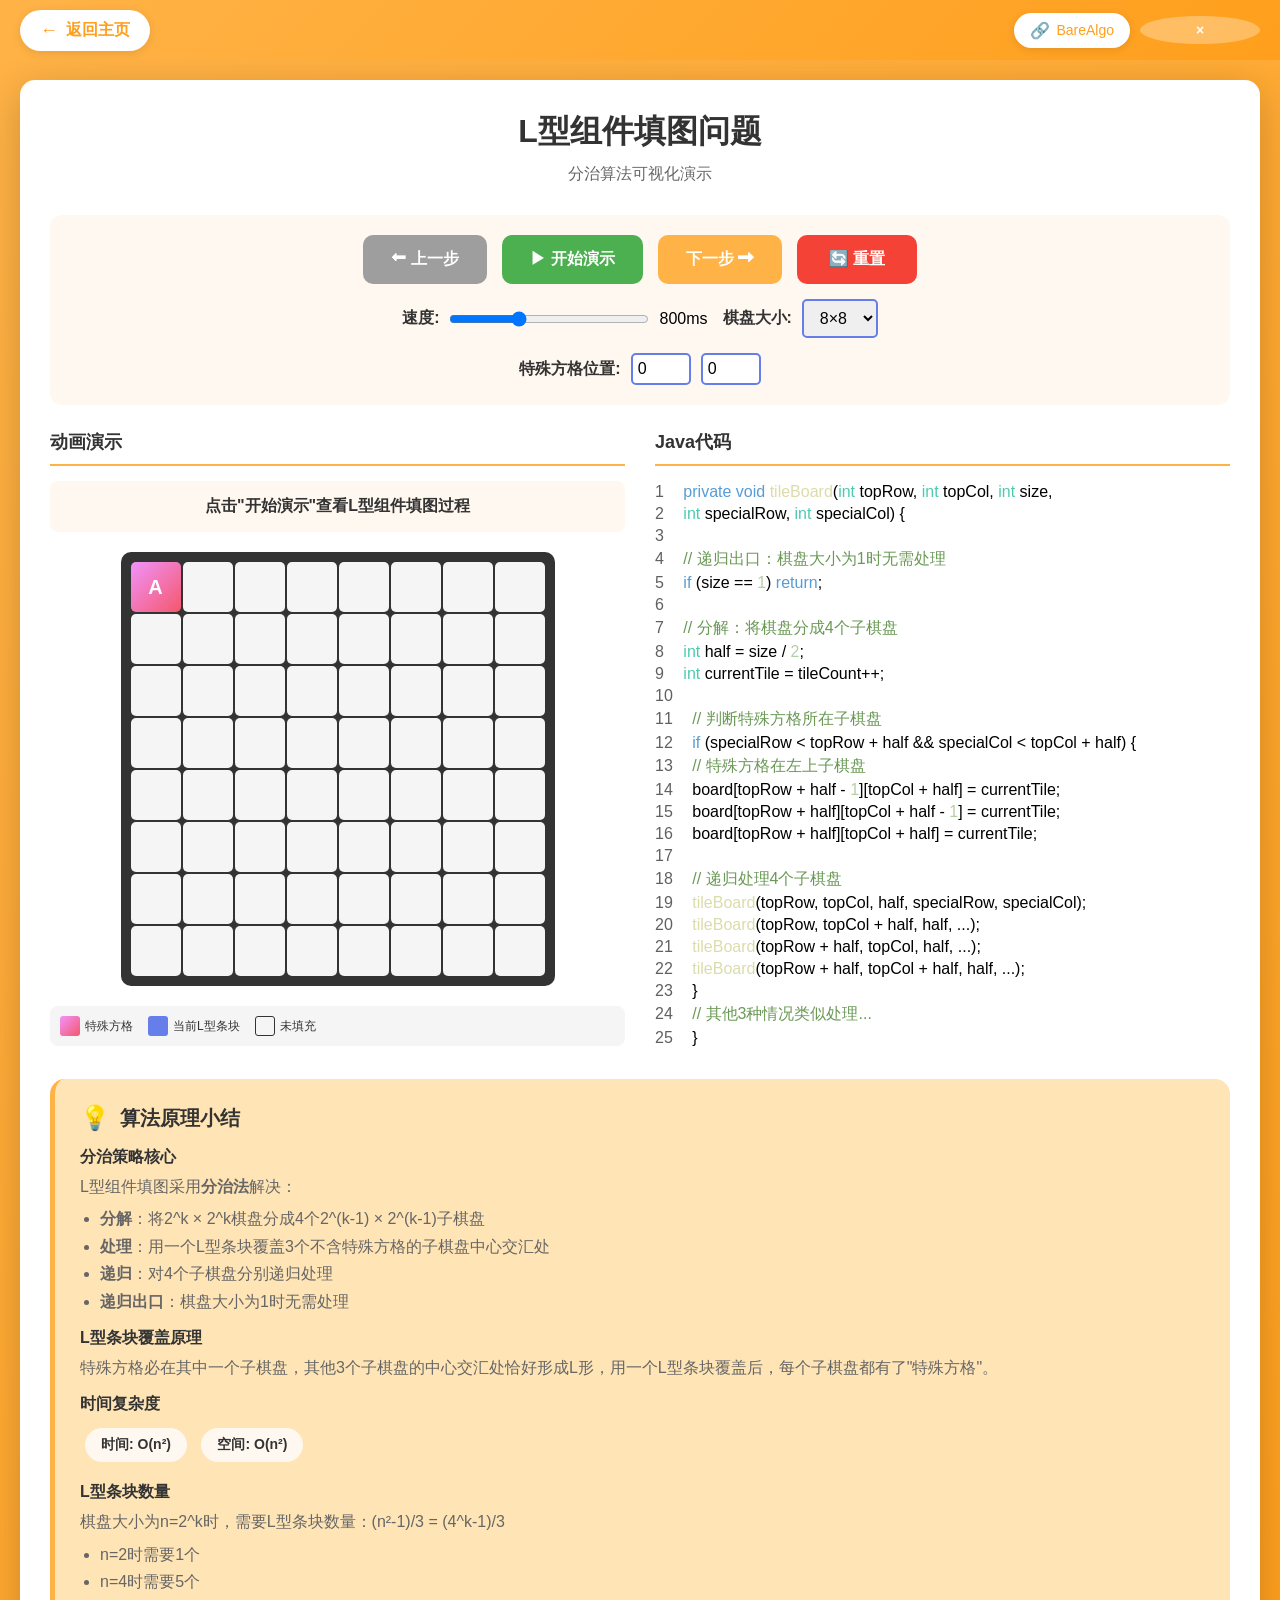
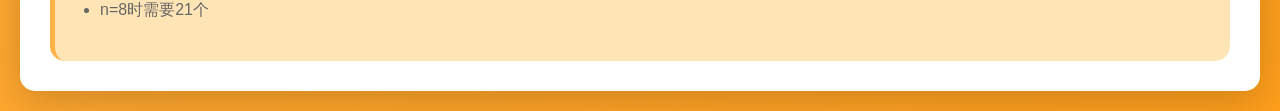
<file: show/lshape-tiling.html>
<!DOCTYPE html>
<html lang="zh-CN">
<head>
    <meta charset="UTF-8">
    <meta name="viewport" content="width=device-width, initial-scale=1.0">
    <title>实验三：L型组件填图 - 分治算法演示</title>
    <link rel="stylesheet" href="common.css">
    <style>
        body {
            background: linear-gradient(135deg, #FFB347 0%, #FF9F1C 100%);
        }
        .section-title {
            border-bottom: 2px solid #FFB347;
        }
        .summary-section {
            border-left: 5px solid #FFB347;
        }
        .board-container {
            display: flex;
            justify-content: center;
            margin: 20px 0;
        }
        .board {
            display: grid;
            gap: 2px;
            background: #333;
            padding: 10px;
            border-radius: 10px;
        }
        .cell {
            width: 50px;
            height: 50px;
            display: flex;
            align-items: center;
            justify-content: center;
            font-weight: bold;
            font-size: 16px;
            border-radius: 5px;
            transition: all 0.3s;
            background: #f5f5f5;
            color: #333;
        }
        .cell.special {
            background: linear-gradient(135deg, #f093fb 0%, #f5576c 100%);
            color: white;
            font-size: 20px;
        }
        .cell.highlight {
            transform: scale(1.1);
            box-shadow: 0 0 10px rgba(102, 126, 234, 0.8);
        }
        .cell.new-tile {
            animation: pulse 0.5s ease-in-out;
        }
        @keyframes pulse {
            0% { transform: scale(1); }
            50% { transform: scale(1.2); }
            100% { transform: scale(1); }
        }
        .tile-colors {
            display: flex;
            flex-wrap: wrap;
            gap: 5px;
            margin-top: 10px;
            padding: 10px;
            background: #f9f9f9;
            border-radius: 8px;
        }
        .tile-color {
            padding: 5px 10px;
            border-radius: 5px;
            font-size: 12px;
            color: white;
        }
        .size-control {
            display: flex;
            align-items: center;
            gap: 10px;
        }
        .size-control label {
            font-weight: bold;
            color: #333;
        }
        .size-control select {
            padding: 8px 12px;
            font-size: 16px;
            border: 2px solid #667eea;
            border-radius: 5px;
        }
        .special-pos {
            display: flex;
            align-items: center;
            gap: 10px;
        }
        .special-pos label {
            font-weight: bold;
            color: #333;
        }
        .special-pos input {
            width: 60px;
            padding: 5px;
            border: 2px solid #667eea;
            border-radius: 5px;
            font-size: 16px;
        }
        .step-info {
            padding: 15px;
            background: #fff3e0;
            border-radius: 8px;
            margin-bottom: 15px;
            border-left: 4px solid #ff9800;
        }
        .step-info-title {
            font-weight: bold;
            color: #e65100;
            margin-bottom: 5px;
        }
        .step-info-content {
            color: #333;
            font-size: 14px;
        }
        .sub-board-indicator {
            position: absolute;
            border: 3px dashed #667eea;
            border-radius: 5px;
            pointer-events: none;
        }
        .board-wrapper {
            position: relative;
            display: inline-block;
        }
        .legend {
            display: flex;
            gap: 15px;
            margin-top: 15px;
            padding: 10px;
            background: #f5f5f5;
            border-radius: 8px;
        }
        .legend-item {
            display: flex;
            align-items: center;
            gap: 5px;
        }
        .legend-box {
            width: 20px;
            height: 20px;
            border-radius: 3px;
        }
        .legend-text {
            font-size: 12px;
            color: #333;
        }
    </style>
    <script src="common.js"></script>
  </head>
  <body>
    <nav class="top-nav">
        <a href="index.html" class="back-link">返回主页</a>
        <div class="quicklink-container" id="quicklinkContainer">
            <a href="https://barealgo.com/" class="quicklink" target="_blank" rel="noopener noreferrer">
                <span class="quicklink-icon">🔗</span>
                <span>BareAlgo</span>
            </a>
            <button class="quicklink-cancel" onclick="hideQuicklink()" title="取消链接">×</button>
        </div>
    </nav>
    <div class="container">
        <h1>L型组件填图问题</h1>
        <p class="subtitle">分治算法可视化演示</p>

        <div class="controls">
            <div class="control-row">
                <button class="btn-prev" onclick="prevStep()">⬅ 上一步</button>
                <button class="btn-start" onclick="startAnimation()">▶ 开始演示</button>
                <button class="btn-next" onclick="nextStep()">下一步 ➡</button>
                <button class="btn-reset" onclick="resetAnimation()">🔄 重置</button>
            </div>
            <div class="control-row">
                <div class="speed-control">
                    <label>速度:</label>
                    <input type="range" id="speedSlider" min="200" max="2000" value="800" />
                    <span id="speedValue">800ms</span>
                </div>
                <div class="size-control">
                    <label>棋盘大小:</label>
                    <select id="sizeSelect">
                        <option value="2">2×2</option>
                        <option value="4">4×4</option>
                        <option value="8" selected>8×8</option>
                    </select>
                </div>
            </div>
            <div class="control-row">
                <div class="special-pos">
                    <label>特殊方格位置:</label>
                    <input type="number" id="specialRow" min="0" max="7" value="0" placeholder="行" />
                    <input type="number" id="specialCol" min="0" max="7" value="0" placeholder="列" />
                </div>
            </div>
        </div>

        <div class="main-layout">
            <div class="animation-section">
                <div class="section-title">动画演示</div>
                <div class="status" id="status">点击"开始演示"查看L型组件填图过程</div>
                <div class="step-info" id="stepInfo" style="display: none;">
                    <div class="step-info-title">当前步骤</div>
                    <div class="step-info-content" id="stepContent"></div>
                </div>
                <div class="board-container">
                    <div class="board-wrapper">
                        <div class="board" id="board"></div>
                    </div>
                </div>
                <div class="legend">
                    <div class="legend-item">
                        <div class="legend-box" style="background: linear-gradient(135deg, #f093fb 0%, #f5576c 100%);"></div>
                        <span class="legend-text">特殊方格</span>
                    </div>
                    <div class="legend-item">
                        <div class="legend-box" style="background: #667eea;"></div>
                        <span class="legend-text">当前L型条块</span>
                    </div>
                    <div class="legend-item">
                        <div class="legend-box" style="background: #f5f5f5; border: 1px solid #333;"></div>
                        <span class="legend-text">未填充</span>
                    </div>
                </div>
            </div>

            <div class="code-section">
                <div class="section-title">Java代码</div>
                <div class="code-container" id="codeContainer"></div>
            </div>
        </div>

        <div class="summary-section">
            <div class="summary-title">算法原理小结</div>
            <div class="summary-content">
                <h4>分治策略核心</h4>
                <p>L型组件填图采用<strong>分治法</strong>解决：</p>
                <ul>
                    <li><strong>分解</strong>：将2^k × 2^k棋盘分成4个2^(k-1) × 2^(k-1)子棋盘</li>
                    <li><strong>处理</strong>：用一个L型条块覆盖3个不含特殊方格的子棋盘中心交汇处</li>
                    <li><strong>递归</strong>：对4个子棋盘分别递归处理</li>
                    <li><strong>递归出口</strong>：棋盘大小为1时无需处理</li>
                </ul>

                <h4>L型条块覆盖原理</h4>
                <p>特殊方格必在其中一个子棋盘，其他3个子棋盘的中心交汇处恰好形成L形，用一个L型条块覆盖后，每个子棋盘都有了"特殊方格"。</p>

                <h4>时间复杂度</h4>
                <span class="complexity-box">时间: O(n²)</span>
                <span class="complexity-box">空间: O(n²)</span>

                <h4>L型条块数量</h4>
                <p>棋盘大小为n=2^k时，需要L型条块数量：(n²-1)/3 = (4^k-1)/3</p>
                <ul>
                    <li>n=2时需要1个</li>
                    <li>n=4时需要5个</li>
                    <li>n=8时需要21个</li>
                </ul>
            </div>
        </div>

        <a href="index.html" class="back-link" style="display: none;">← 返回主页</a>
    </div>

    <script>
        function hideQuicklink() {
            const container = document.getElementById('quicklinkContainer');
            container.classList.add('quicklink-hidden');
        }
        const javaCode = [
            { line: 1, content: '<span class="keyword">private void</span> <span class="method">tileBoard</span>(<span class="type">int</span> topRow, <span class="type">int</span> topCol, <span class="type">int</span> size,', highlight: false },
            { line: 2, content: '                           <span class="type">int</span> specialRow, <span class="type">int</span> specialCol) {', highlight: false },
            { line: 3, content: '', highlight: false },
            { line: 4, content: '    <span class="comment">// 递归出口：棋盘大小为1时无需处理</span>', highlight: false },
            { line: 5, content: '    <span class="keyword">if</span> (size == <span class="number">1</span>) <span class="keyword">return</span>;', highlight: false },
            { line: 6, content: '', highlight: false },
            { line: 7, content: '    <span class="comment">// 分解：将棋盘分成4个子棋盘</span>', highlight: false },
            { line: 8, content: '    <span class="type">int</span> half = size / <span class="number">2</span>;', highlight: false },
            { line: 9, content: '    <span class="type">int</span> currentTile = tileCount++;', highlight: false },
            { line: 10, content: '', highlight: false },
            { line: 11, content: '    <span class="comment">// 判断特殊方格所在子棋盘</span>', highlight: false },
            { line: 12, content: '    <span class="keyword">if</span> (specialRow < topRow + half && specialCol < topCol + half) {', highlight: false },
            { line: 13, content: '        <span class="comment">// 特殊方格在左上子棋盘</span>', highlight: false },
            { line: 14, content: '        board[topRow + half - <span class="number">1</span>][topCol + half] = currentTile;', highlight: false },
            { line: 15, content: '        board[topRow + half][topCol + half - <span class="number">1</span>] = currentTile;', highlight: false },
            { line: 16, content: '        board[topRow + half][topCol + half] = currentTile;', highlight: false },
            { line: 17, content: '', highlight: false },
            { line: 18, content: '        <span class="comment">// 递归处理4个子棋盘</span>', highlight: false },
            { line: 19, content: '        <span class="method">tileBoard</span>(topRow, topCol, half, specialRow, specialCol);', highlight: false },
            { line: 20, content: '        <span class="method">tileBoard</span>(topRow, topCol + half, half, ...);', highlight: false },
            { line: 21, content: '        <span class="method">tileBoard</span>(topRow + half, topCol, half, ...);', highlight: false },
            { line: 22, content: '        <span class="method">tileBoard</span>(topRow + half, topCol + half, half, ...);', highlight: false },
            { line: 23, content: '    }', highlight: false },
            { line: 24, content: '    <span class="comment">// 其他3种情况类似处理...</span>', highlight: false },
            { line: 25, content: '}', highlight: false },
        ];

        let boardSize = 8;
        let specialRowPos = 0;
        let specialColPos = 0;
        let board = [];
        let tileCount = 1;
        let animationSteps = [];
        let currentStep = 0;
        let isAnimating = false;
        let animationTimer = null;

        const tileColors = [
            '#667eea', '#764ba2', '#f093fb', '#f5576c', '#4facfe', '#00f2fe',
            '#43e97b', '#38f9d7', '#fa709a', '#fee140', '#a8edea', '#fed6e3',
            '#ff9a9e', '#fecfef', '#ffecd2', '#fcb69f', '#a1c4fd', '#c2e9fb',
            '#d4fc79', '#96e6a1', '#84fab0', '#8fd3f4', '#ff6b6b', '#feca57',
            '#48dbfb', '#ff9ff3', '#54a0ff', '#5f27cd', '#00d2d3', '#ff9f43'
        ];

        function initCodeDisplay() {
            const container = document.getElementById('codeContainer');
            container.innerHTML = javaCode.map(line => 
                `<div class="code-line" id="line-${line.line}">
                    <span class="line-number">${line.line}</span>
                    <span class="line-content">${line.content}</span>
                </div>`
            ).join('');
        }

        function highlightCodeLines(lines) {
            javaCode.forEach(lineObj => {
                const lineEl = document.getElementById(`line-${lineObj.line}`);
                if (lines.includes(lineObj.line)) {
                    lineEl.classList.add('highlight');
                } else {
                    lineEl.classList.remove('highlight');
                }
            });
        }

        function getTileColor(tileNum) {
            if (tileNum === 0) return 'linear-gradient(135deg, #f093fb 0%, #f5576c 100%)';
            return tileColors[(tileNum - 1) % tileColors.length];
        }

        function initBoard() {
            board = [];
            for (let i = 0; i < boardSize; i++) {
                board[i] = [];
                for (let j = 0; j < boardSize; j++) {
                    board[i][j] = 0;
                }
            }
            board[specialRowPos][specialColPos] = -1;
            tileCount = 1;
            renderBoard();
        }

        function renderBoard(highlightCells = [], newTileCells = []) {
            const boardEl = document.getElementById('board');
            boardEl.style.gridTemplateColumns = `repeat(${boardSize}, 50px)`;
            boardEl.innerHTML = '';
            
            for (let i = 0; i < boardSize; i++) {
                for (let j = 0; j < boardSize; j++) {
                    const cell = document.createElement('div');
                    cell.className = 'cell';
                    
                    const value = board[i][j];
                    if (value === -1) {
                        cell.classList.add('special');
                        cell.textContent = 'A';
                    } else if (value > 0) {
                        cell.style.background = getTileColor(value);
                        cell.style.color = 'white';
                        cell.textContent = value;
                    } else {
                        cell.textContent = '';
                    }
                    
                    if (highlightCells.some(c => c.row === i && c.col === j)) {
                        cell.classList.add('highlight');
                    }
                    if (newTileCells.some(c => c.row === i && c.col === j)) {
                        cell.classList.add('new-tile');
                    }
                    
                    boardEl.appendChild(cell);
                }
            }
        }

        function generateAnimationSteps() {
            animationSteps = [];
            tileCount = 1;
            
            animationSteps.push({
                type: 'init',
                message: `初始化：${boardSize}×${boardSize}棋盘，特殊方格在(${specialRowPos}, ${specialColPos})`,
                codeLines: [1, 2],
                boardState: JSON.parse(JSON.stringify(board))
            });
            
            generateRecursiveSteps(0, 0, boardSize, specialRowPos, specialColPos, 0);
            
            animationSteps.push({
                type: 'complete',
                message: `完成！共使用${tileCount - 1}个L型条块覆盖棋盘`,
                codeLines: [],
                boardState: JSON.parse(JSON.stringify(board))
            });
        }

        function generateRecursiveSteps(topRow, topCol, size, specialRow, specialCol, depth) {
            if (size === 1) {
                animationSteps.push({
                    type: 'base',
                    depth: depth,
                    message: `递归出口：子棋盘[${topRow},${topCol}]大小为1，无需处理`,
                    codeLines: [5],
                    boardState: JSON.parse(JSON.stringify(board))
                });
                return;
            }

            const half = size / 2;
            const currentTile = tileCount++;
            
            animationSteps.push({
                type: 'divide',
                depth: depth,
                message: `分解：将子棋盘[${topRow},${topCol}](${size}×${size})分成4个${half}×${half}子棋盘`,
                codeLines: [7, 8, 9],
                boardState: JSON.parse(JSON.stringify(board)),
                topRow: topRow,
                topCol: topCol,
                size: size
            });

            let lCells = [];
            
            if (specialRow < topRow + half && specialCol < topCol + half) {
                lCells = [
                    { row: topRow + half - 1, col: topCol + half },
                    { row: topRow + half, col: topCol + half - 1 },
                    { row: topRow + half, col: topCol + half }
                ];
                animationSteps.push({
                    type: 'cover',
                    depth: depth,
                    tile: currentTile,
                    cells: lCells,
                    message: `L型条块${currentTile}覆盖：特殊方格在左上，覆盖其他3个子棋盘中心`,
                    codeLines: [12, 13, 14, 15, 16],
                    boardState: JSON.parse(JSON.stringify(board))
                });
                
                lCells.forEach(c => board[c.row][c.col] = currentTile);
                
                animationSteps.push({
                    type: 'placed',
                    depth: depth,
                    tile: currentTile,
                    cells: lCells,
                    message: `L型条块${currentTile}已放置`,
                    codeLines: [],
                    boardState: JSON.parse(JSON.stringify(board)),
                    newCells: lCells
                });
                
                generateRecursiveSteps(topRow, topCol, half, specialRow, specialCol, depth + 1);
                generateRecursiveSteps(topRow, topCol + half, half, topRow + half - 1, topCol + half, depth + 1);
                generateRecursiveSteps(topRow + half, topCol, half, topRow + half, topCol + half - 1, depth + 1);
                generateRecursiveSteps(topRow + half, topCol + half, half, topRow + half, topCol + half, depth + 1);
            } else if (specialRow < topRow + half && specialCol >= topCol + half) {
                lCells = [
                    { row: topRow + half - 1, col: topCol + half - 1 },
                    { row: topRow + half, col: topCol + half - 1 },
                    { row: topRow + half, col: topCol + half }
                ];
                animationSteps.push({
                    type: 'cover',
                    depth: depth,
                    tile: currentTile,
                    cells: lCells,
                    message: `L型条块${currentTile}覆盖：特殊方格在右上，覆盖其他3个子棋盘中心`,
                    codeLines: [12],
                    boardState: JSON.parse(JSON.stringify(board))
                });
                
                lCells.forEach(c => board[c.row][c.col] = currentTile);
                
                animationSteps.push({
                    type: 'placed',
                    depth: depth,
                    tile: currentTile,
                    cells: lCells,
                    message: `L型条块${currentTile}已放置`,
                    codeLines: [],
                    boardState: JSON.parse(JSON.stringify(board)),
                    newCells: lCells
                });
                
                generateRecursiveSteps(topRow, topCol, half, topRow + half - 1, topCol + half - 1, depth + 1);
                generateRecursiveSteps(topRow, topCol + half, half, specialRow, specialCol, depth + 1);
                generateRecursiveSteps(topRow + half, topCol, half, topRow + half, topCol + half - 1, depth + 1);
                generateRecursiveSteps(topRow + half, topCol + half, half, topRow + half, topCol + half, depth + 1);
            } else if (specialRow >= topRow + half && specialCol < topCol + half) {
                lCells = [
                    { row: topRow + half - 1, col: topCol + half - 1 },
                    { row: topRow + half - 1, col: topCol + half },
                    { row: topRow + half, col: topCol + half }
                ];
                animationSteps.push({
                    type: 'cover',
                    depth: depth,
                    tile: currentTile,
                    cells: lCells,
                    message: `L型条块${currentTile}覆盖：特殊方格在左下，覆盖其他3个子棋盘中心`,
                    codeLines: [12],
                    boardState: JSON.parse(JSON.stringify(board))
                });
                
                lCells.forEach(c => board[c.row][c.col] = currentTile);
                
                animationSteps.push({
                    type: 'placed',
                    depth: depth,
                    tile: currentTile,
                    cells: lCells,
                    message: `L型条块${currentTile}已放置`,
                    codeLines: [],
                    boardState: JSON.parse(JSON.stringify(board)),
                    newCells: lCells
                });
                
                generateRecursiveSteps(topRow, topCol, half, topRow + half - 1, topCol + half - 1, depth + 1);
                generateRecursiveSteps(topRow, topCol + half, half, topRow + half - 1, topCol + half, depth + 1);
                generateRecursiveSteps(topRow + half, topCol, half, specialRow, specialCol, depth + 1);
                generateRecursiveSteps(topRow + half, topCol + half, half, topRow + half, topCol + half, depth + 1);
            } else {
                lCells = [
                    { row: topRow + half - 1, col: topCol + half - 1 },
                    { row: topRow + half - 1, col: topCol + half },
                    { row: topRow + half, col: topCol + half - 1 }
                ];
                animationSteps.push({
                    type: 'cover',
                    depth: depth,
                    tile: currentTile,
                    cells: lCells,
                    message: `L型条块${currentTile}覆盖：特殊方格在右下，覆盖其他3个子棋盘中心`,
                    codeLines: [12],
                    boardState: JSON.parse(JSON.stringify(board))
                });
                
                lCells.forEach(c => board[c.row][c.col] = currentTile);
                
                animationSteps.push({
                    type: 'placed',
                    depth: depth,
                    tile: currentTile,
                    cells: lCells,
                    message: `L型条块${currentTile}已放置`,
                    codeLines: [],
                    boardState: JSON.parse(JSON.stringify(board)),
                    newCells: lCells
                });
                
                generateRecursiveSteps(topRow, topCol, half, topRow + half - 1, topCol + half - 1, depth + 1);
                generateRecursiveSteps(topRow, topCol + half, half, topRow + half - 1, topCol + half, depth + 1);
                generateRecursiveSteps(topRow + half, topCol, half, topRow + half, topCol + half - 1, depth + 1);
                generateRecursiveSteps(topRow + half, topCol + half, half, specialRow, specialCol, depth + 1);
            }
        }

        function showStep(step) {
            const statusEl = document.getElementById('status');
            statusEl.textContent = step.message;
            
            const stepInfoEl = document.getElementById('stepInfo');
            const stepContentEl = document.getElementById('stepContent');
            
            if (step.type === 'cover' || step.type === 'placed') {
                stepInfoEl.style.display = 'block';
                stepContentEl.innerHTML = `
                    <strong>L型条块 #${step.tile}</strong><br>
                    覆盖位置：(${step.cells.map(c => `(${c.row},${c.col})`).join(', ')})<br>
                    递归深度：${step.depth}
                `;
            } else if (step.type === 'divide') {
                stepInfoEl.style.display = 'block';
                stepContentEl.innerHTML = `
                    <strong>棋盘分割</strong><br>
                    位置：[${step.topRow},${step.topCol}]<br>
                    大小：${step.size}×${step.size} → 4个${step.size/2}×${step.size/2}子棋盘<br>
                    递归深度：${step.depth}
                `;
            } else {
                stepInfoEl.style.display = 'none';
            }
            
            highlightCodeLines(step.codeLines || []);
            
            board = JSON.parse(JSON.stringify(step.boardState));
            
            if (step.type === 'cover') {
                renderBoard(step.cells, []);
            } else if (step.type === 'placed') {
                renderBoard([], step.newCells || []);
            } else {
                renderBoard();
            }
        }

        function startAnimation() {
            if (isAnimating) {
                isAnimating = false;
                clearTimeout(animationTimer);
                return;
            }
            
            boardSize = parseInt(document.getElementById('sizeSelect').value);
            specialRowPos = parseInt(document.getElementById('specialRow').value) || 0;
            specialColPos = parseInt(document.getElementById('specialCol').value) || 0;
            
            if (specialRowPos >= boardSize) specialRowPos = 0;
            if (specialColPos >= boardSize) specialColPos = 0;
            
            document.getElementById('specialRow').max = boardSize - 1;
            document.getElementById('specialCol').max = boardSize - 1;
            
            if (currentStep === 0 || currentStep >= animationSteps.length) {
                resetAnimation();
                initBoard();
                generateAnimationSteps();
            }
            
            isAnimating = true;
            animate();
        }

        function animate() {
            if (!isAnimating || currentStep >= animationSteps.length) {
                isAnimating = false;
                return;
            }
            
            showStep(animationSteps[currentStep]);
            currentStep++;
            
            const speed = document.getElementById('speedSlider').value;
            animationTimer = setTimeout(animate, parseInt(speed));
        }

        function prevStep() {
            boardSize = parseInt(document.getElementById('sizeSelect').value);
            specialRowPos = parseInt(document.getElementById('specialRow').value) || 0;
            specialColPos = parseInt(document.getElementById('specialCol').value) || 0;
            
            if (animationSteps.length === 0) {
                initBoard();
                generateAnimationSteps();
            }
            
            if (currentStep > 0) {
                currentStep--;
                showStep(animationSteps[currentStep]);
            }
        }

        function nextStep() {
            boardSize = parseInt(document.getElementById('sizeSelect').value);
            specialRowPos = parseInt(document.getElementById('specialRow').value) || 0;
            specialColPos = parseInt(document.getElementById('specialCol').value) || 0;
            
            if (animationSteps.length === 0) {
                initBoard();
                generateAnimationSteps();
            }
            
            if (currentStep < animationSteps.length) {
                showStep(animationSteps[currentStep]);
                currentStep++;
            }
        }

        function updateSpeedDisplay() {
            const slider = document.getElementById('speedSlider');
            const display = document.getElementById('speedValue');
            display.textContent = slider.value + 'ms';
        }

        function resetAnimation() {
            isAnimating = false;
            clearTimeout(animationTimer);
            currentStep = 0;
            animationSteps = [];
            document.getElementById('status').textContent = '点击"开始演示"查看L型组件填图过程';
            document.getElementById('stepInfo').style.display = 'none';
            highlightCodeLines([]);
            initBoard();
        }

        document.getElementById('speedSlider').addEventListener('input', updateSpeedDisplay);
        document.getElementById('sizeSelect').addEventListener('change', resetAnimation);
        
        initCodeDisplay();
        initBoard();
    </script>
</body>
</html>
</file>
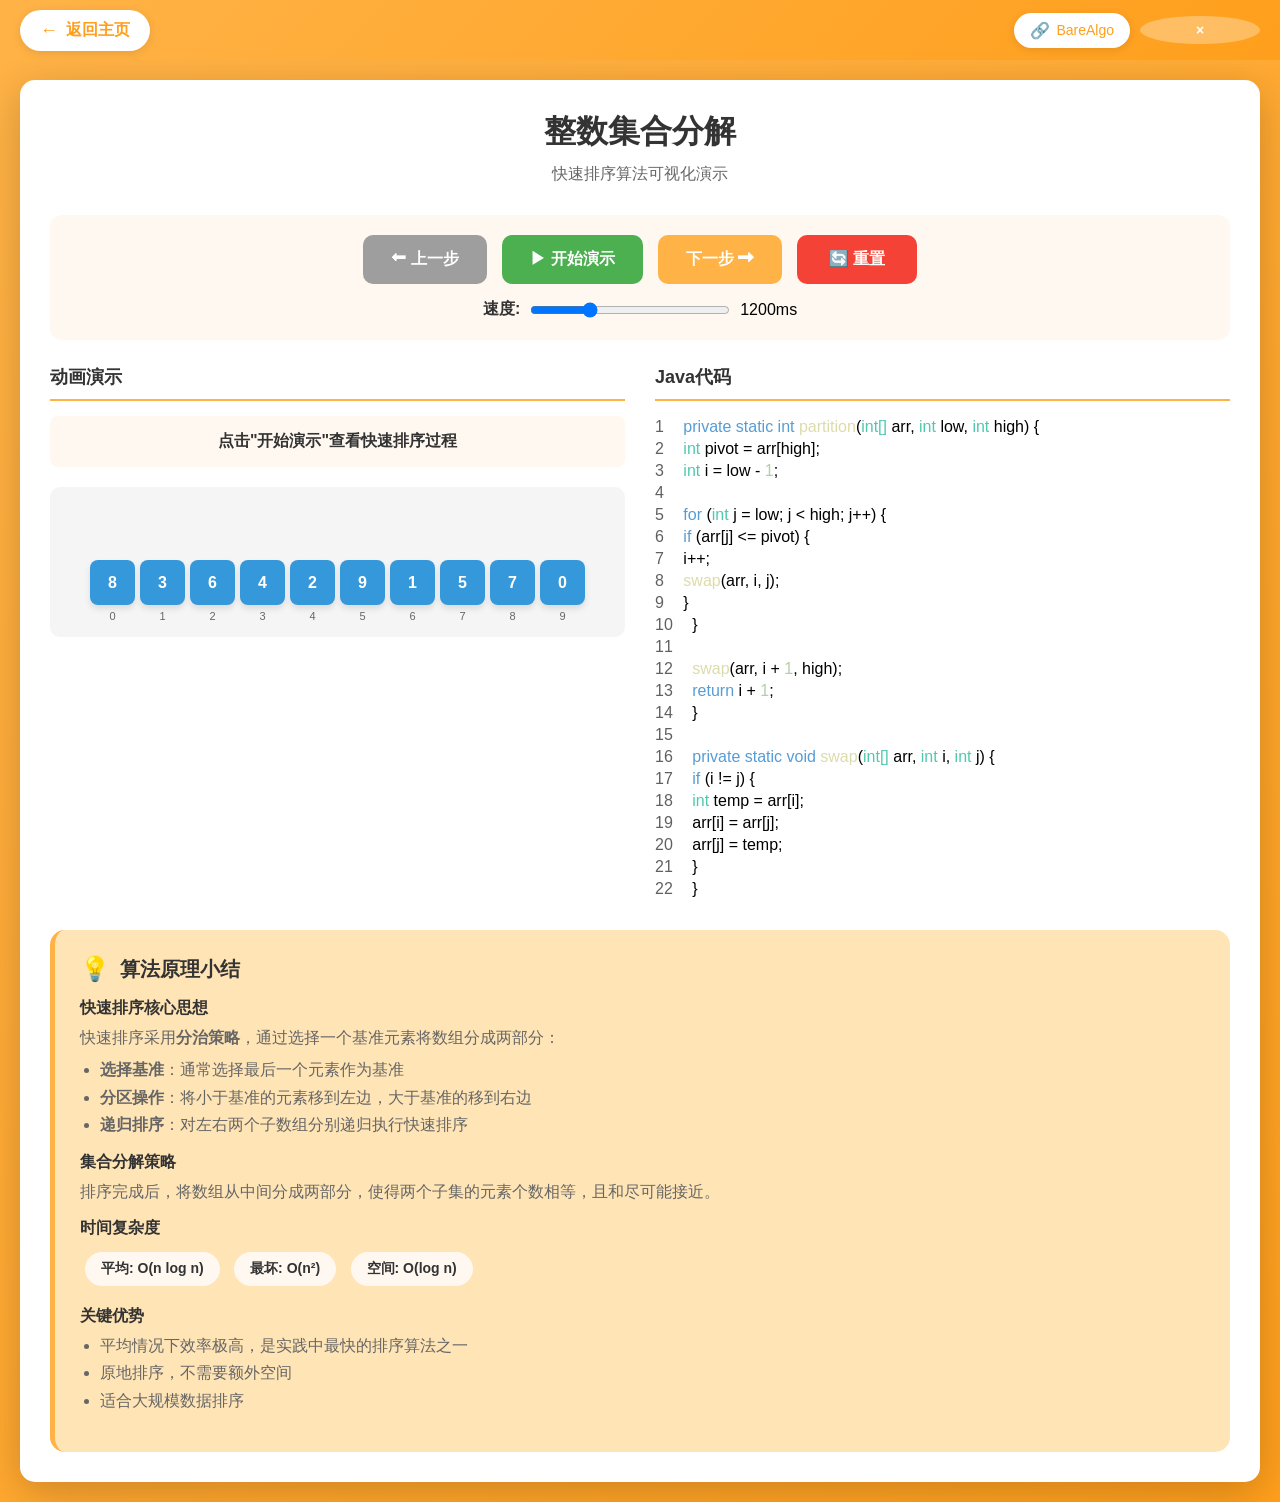
<file: show/set-partition.html>
<!doctype html>
<html lang="zh-CN">
  <head>
    <meta charset="UTF-8" />
    <meta name="viewport" content="width=device-width, initial-scale=1.0" />
    <title>实验一：整数集合分解 - 快速排序动画</title>
    <link rel="stylesheet" href="common.css" />
    <style>
      body {
        background: linear-gradient(135deg, #ffb347 0%, #ff9f1c 100%);
      }
      .section-title {
        border-bottom: 2px solid #ffb347;
      }
      .summary-section {
        border-left: 5px solid #ffb347;
      }
      .array-container {
        display: flex;
        justify-content: center;
        align-items: flex-end;
        gap: 5px;
        margin: 20px 0;
        min-height: 150px;
        padding: 15px;
        background: #f5f5f5;
        border-radius: 10px;
      }
      .bar {
        display: flex;
        flex-direction: column;
        align-items: center;
        transition: all 0.3s ease;
      }
      .bar-value {
        width: 45px;
        height: 45px;
        display: flex;
        align-items: center;
        justify-content: center;
        border-radius: 8px;
        font-weight: bold;
        font-size: 16px;
        color: white;
        background: #3498db;
        box-shadow: 0 4px 6px rgba(0, 0, 0, 0.1);
      }
      .bar.pivot .bar-value {
        background: #e74c3c;
      }
      .bar.comparing .bar-value {
        background: #f39c12;
      }
      .bar.sorted .bar-value {
        background: #2ecc71;
      }
      .bar.swapping .bar-value {
        background: #9b59b6;
      }
      .bar-index {
        margin-top: 5px;
        font-size: 11px;
        color: #666;
      }
      .result-container {
        display: flex;
        gap: 15px;
        justify-content: center;
        margin-top: 20px;
        flex-wrap: wrap;
      }
      .result-box {
        flex: 1;
        min-width: 150px;
        padding: 15px;
        border-radius: 10px;
        text-align: center;
      }
      .smaller-set {
        background: linear-gradient(135deg, #a8edea 0%, #fed6e3 100%);
      }
      .larger-set {
        background: linear-gradient(135deg, #ffecd2 0%, #fcb69f 100%);
      }
      .result-box h3 {
        margin-bottom: 10px;
        color: #333;
        font-size: 16px;
      }
      .result-values {
        display: flex;
        flex-wrap: wrap;
        gap: 8px;
        justify-content: center;
      }
      .result-value {
        padding: 6px 12px;
        background: white;
        border-radius: 5px;
        font-weight: bold;
        box-shadow: 0 2px 4px rgba(0, 0, 0, 0.1);
        font-size: 14px;
      }
      .sum-display {
        margin-top: 10px;
        font-size: 16px;
        color: #333;
      }
    </style>
    <script src="common.js"></script>
  </head>
  <body>
    <nav class="top-nav">
      <a href="index.html" class="back-link">返回主页</a>
      <div class="quicklink-container" id="quicklinkContainer">
        <a
          href="https://barealgo.com/"
          class="quicklink"
          target="_blank"
          rel="noopener noreferrer"
        >
          <span class="quicklink-icon">🔗</span>
          <span>BareAlgo</span>
        </a>
        <button
          class="quicklink-cancel"
          onclick="hideQuicklink()"
          title="取消链接"
        >
          ×
        </button>
      </div>
    </nav>
    <div class="container">
      <h1>整数集合分解</h1>
      <p class="subtitle">快速排序算法可视化演示</p>

      <div class="controls">
        <div class="control-row">
          <button class="btn-prev" onclick="prevStep()">⬅ 上一步</button>
          <button class="btn-start" onclick="startAnimation()">
            ▶ 开始演示
          </button>
          <button class="btn-next" onclick="nextStep()">下一步 ➡</button>
          <button class="btn-reset" onclick="resetAnimation()">🔄 重置</button>
        </div>
        <div class="control-row">
          <div class="speed-control">
            <label>速度:</label>
            <input
              type="range"
              id="speedSlider"
              min="500"
              max="3000"
              value="1200"
            />
            <span id="speedValue">1200ms</span>
          </div>
        </div>
      </div>

      <div class="main-layout">
        <div class="animation-section">
          <div class="section-title">动画演示</div>
          <div class="status" id="status">点击"开始演示"查看快速排序过程</div>
          <div class="array-container" id="arrayContainer"></div>
          <div
            class="result-container"
            id="resultContainer"
            style="display: none"
          >
            <div class="result-box smaller-set">
              <h3>较小子集</h3>
              <div class="result-values" id="smallerSet"></div>
              <div class="sum-display">和: <span id="smallerSum">0</span></div>
            </div>
            <div class="result-box larger-set">
              <h3>较大子集</h3>
              <div class="result-values" id="largerSet"></div>
              <div class="sum-display">和: <span id="largerSum">0</span></div>
            </div>
          </div>
        </div>

        <div class="code-section">
          <div class="section-title">Java代码</div>
          <div class="code-container" id="codeContainer"></div>
        </div>
      </div>

      <div class="summary-section">
        <div class="summary-title">算法原理小结</div>
        <div class="summary-content">
          <h4>快速排序核心思想</h4>
          <p>
            快速排序采用<strong>分治策略</strong>，通过选择一个基准元素将数组分成两部分：
          </p>
          <ul>
            <li><strong>选择基准</strong>：通常选择最后一个元素作为基准</li>
            <li>
              <strong>分区操作</strong
              >：将小于基准的元素移到左边，大于基准的移到右边
            </li>
            <li>
              <strong>递归排序</strong>：对左右两个子数组分别递归执行快速排序
            </li>
          </ul>

          <h4>集合分解策略</h4>
          <p>
            排序完成后，将数组从中间分成两部分，使得两个子集的元素个数相等，且和尽可能接近。
          </p>

          <h4>时间复杂度</h4>
          <span class="complexity-box">平均: O(n log n)</span>
          <span class="complexity-box">最坏: O(n²)</span>
          <span class="complexity-box">空间: O(log n)</span>

          <h4>关键优势</h4>
          <ul>
            <li>平均情况下效率极高，是实践中最快的排序算法之一</li>
            <li>原地排序，不需要额外空间</li>
            <li>适合大规模数据排序</li>
          </ul>
        </div>
      </div>

      <a href="index.html" class="back-link" style="display: none"
        >← 返回主页</a
      >
    </div>

    <script>
      function hideQuicklink() {
        const container = document.getElementById("quicklinkContainer");
        container.classList.add("quicklink-hidden");
      }
      const javaCode = [
        {
          line: 1,
          content:
            '<span class="keyword">private static int</span> <span class="method">partition</span>(<span class="type">int[]</span> arr, <span class="type">int</span> low, <span class="type">int</span> high) {',
          highlight: false,
        },
        {
          line: 2,
          content: '    <span class="type">int</span> pivot = arr[high];',
          highlight: false,
        },
        {
          line: 3,
          content:
            '    <span class="type">int</span> i = low - <span class="number">1</span>;',
          highlight: false,
        },
        { line: 4, content: "", highlight: false },
        {
          line: 5,
          content:
            '    <span class="keyword">for</span> (<span class="type">int</span> j = low; j < high; j++) {',
          highlight: false,
        },
        {
          line: 6,
          content:
            '        <span class="keyword">if</span> (arr[j] <= pivot) {',
          highlight: false,
        },
        { line: 7, content: "            i++;", highlight: false },
        {
          line: 8,
          content: '            <span class="method">swap</span>(arr, i, j);',
          highlight: false,
        },
        { line: 9, content: "        }", highlight: false },
        { line: 10, content: "    }", highlight: false },
        { line: 11, content: "", highlight: false },
        {
          line: 12,
          content:
            '    <span class="method">swap</span>(arr, i + <span class="number">1</span>, high);',
          highlight: false,
        },
        {
          line: 13,
          content:
            '    <span class="keyword">return</span> i + <span class="number">1</span>;',
          highlight: false,
        },
        { line: 14, content: "}", highlight: false },
        { line: 15, content: "", highlight: false },
        {
          line: 16,
          content:
            '<span class="keyword">private static void</span> <span class="method">swap</span>(<span class="type">int[]</span> arr, <span class="type">int</span> i, <span class="type">int</span> j) {',
          highlight: false,
        },
        {
          line: 17,
          content: '    <span class="keyword">if</span> (i != j) {',
          highlight: false,
        },
        {
          line: 18,
          content: '        <span class="type">int</span> temp = arr[i];',
          highlight: false,
        },
        { line: 19, content: "        arr[i] = arr[j];", highlight: false },
        { line: 20, content: "        arr[j] = temp;", highlight: false },
        { line: 21, content: "    }", highlight: false },
        { line: 22, content: "}", highlight: false },
      ];

      let originalArray = [8, 3, 6, 4, 2, 9, 1, 5, 7, 0];
      let array = [...originalArray];
      let animationSteps = [];
      let currentStep = 0;
      let isAnimating = false;
      let animationTimer = null;

      function initCodeDisplay() {
        const container = document.getElementById("codeContainer");
        container.innerHTML = javaCode
          .map(
            (line) =>
              `<div class="code-line" id="line-${line.line}">
                    <span class="line-number">${line.line}</span>
                    <span class="line-content">${line.content}</span>
                </div>`,
          )
          .join("");
      }

      function highlightCodeLines(lines) {
        javaCode.forEach((lineObj) => {
          const lineEl = document.getElementById(`line-${lineObj.line}`);
          if (lines.includes(lineObj.line)) {
            lineEl.classList.add("highlight");
          } else {
            lineEl.classList.remove("highlight");
          }
        });
      }

      function initArray() {
        const container = document.getElementById("arrayContainer");
        container.innerHTML = "";
        array.forEach((value, index) => {
          const bar = document.createElement("div");
          bar.className = "bar";
          bar.innerHTML = `
                    <div class="bar-value" id="bar-${index}">${value}</div>
                    <div class="bar-index">${index}</div>
                `;
          container.appendChild(bar);
        });
      }

      function updateDisplay(highlights = {}) {
        array.forEach((value, index) => {
          const bar = document.getElementById(`bar-${index}`);
          bar.textContent = value;
          bar.parentElement.className = "bar";

          if (highlights.pivot === index) {
            bar.parentElement.classList.add("pivot");
          } else if (
            highlights.comparing &&
            highlights.comparing.includes(index)
          ) {
            bar.parentElement.classList.add("comparing");
          } else if (highlights.sorted && highlights.sorted.includes(index)) {
            bar.parentElement.classList.add("sorted");
          } else if (
            highlights.swapping &&
            highlights.swapping.includes(index)
          ) {
            bar.parentElement.classList.add("swapping");
          }
        });
      }

      function generateAnimationSteps() {
        animationSteps = [];
        let arr = [...originalArray];

        animationSteps.push({
          type: "init",
          array: [...arr],
          message: "初始数组",
          codeLines: [],
        });

        quickSortSteps(arr, 0, arr.length - 1);

        animationSteps.push({
          type: "done",
          array: [...arr],
          message: "排序完成！",
          codeLines: [],
        });

        const half = Math.floor(arr.length / 2);
        const smaller = arr.slice(0, half);
        const larger = arr.slice(half);

        animationSteps.push({
          type: "partition",
          array: [...arr],
          smaller: smaller,
          larger: larger,
          message: `分割完成！较小子集: [${smaller.join(", ")}], 较大子集: [${larger.join(", ")}]`,
          codeLines: [],
        });
      }

      function quickSortSteps(arr, low, high) {
        if (low < high) {
          const pivotIndex = partitionSteps(arr, low, high);
          quickSortSteps(arr, low, pivotIndex - 1);
          quickSortSteps(arr, pivotIndex + 1, high);
        }
      }

      function partitionSteps(arr, low, high) {
        animationSteps.push({
          type: "pivot",
          array: [...arr],
          pivot: high,
          message: `选择基准元素: arr[${high}] = ${arr[high]}`,
          codeLines: [2],
        });

        let i = low - 1;
        animationSteps.push({
          type: "init_i",
          array: [...arr],
          pivot: high,
          message: `初始化 i = ${low} - 1 = ${i}`,
          codeLines: [3],
        });

        for (let j = low; j < high; j++) {
          animationSteps.push({
            type: "loop",
            array: [...arr],
            pivot: high,
            comparing: [j],
            message: `循环: j = ${j}`,
            codeLines: [5],
          });

          animationSteps.push({
            type: "compare",
            array: [...arr],
            pivot: high,
            comparing: [j],
            message: `比较 arr[${j}]=${arr[j]} 与基准 ${arr[high]}`,
            codeLines: [6],
          });

          if (arr[j] <= arr[high]) {
            i++;
            animationSteps.push({
              type: "increment_i",
              array: [...arr],
              pivot: high,
              comparing: [j],
              message: `arr[${j}] <= pivot, i++ => i = ${i}`,
              codeLines: [7],
            });

            if (i !== j) {
              [arr[i], arr[j]] = [arr[j], arr[i]];
              animationSteps.push({
                type: "swap",
                array: [...arr],
                swapping: [i, j],
                message: `交换 arr[${i}]=${arr[i]} 和 arr[${j}]=${arr[j]}`,
                codeLines: [8, 16, 17, 18, 19, 20, 21, 22],
              });
            }
          }
        }

        [arr[i + 1], arr[high]] = [arr[high], arr[i + 1]];
        animationSteps.push({
          type: "final_swap",
          array: [...arr],
          swapping: [i + 1, high],
          message: `将基准元素放到正确位置: arr[${i + 1}]`,
          codeLines: [12, 16, 17, 18, 19, 20, 21, 22],
        });

        animationSteps.push({
          type: "return",
          array: [...arr],
          message: `返回基准位置: ${i + 1}`,
          codeLines: [13],
        });

        return i + 1;
      }

      function showStep(step) {
        const statusEl = document.getElementById("status");
        statusEl.textContent = step.message;

        array = [...step.array];

        const highlights = {};
        if (step.pivot !== undefined) highlights.pivot = step.pivot;
        if (step.comparing) highlights.comparing = step.comparing;
        if (step.swapping) highlights.swapping = step.swapping;

        updateDisplay(highlights);
        highlightCodeLines(step.codeLines || []);

        if (step.type === "partition") {
          document.getElementById("resultContainer").style.display = "flex";
          document.getElementById("smallerSet").innerHTML = step.smaller
            .map((v) => `<span class="result-value">${v}</span>`)
            .join("");
          document.getElementById("largerSet").innerHTML = step.larger
            .map((v) => `<span class="result-value">${v}</span>`)
            .join("");

          const smallerSum = step.smaller.reduce((a, b) => a + b, 0);
          const largerSum = step.larger.reduce((a, b) => a + b, 0);
          document.getElementById("smallerSum").textContent = smallerSum;
          document.getElementById("largerSum").textContent = largerSum;
        }
      }

      function startAnimation() {
        if (isAnimating) {
          isAnimating = false;
          clearTimeout(animationTimer);
          return;
        }

        if (currentStep === 0 || currentStep >= animationSteps.length) {
          resetAnimation();
          generateAnimationSteps();
        }

        isAnimating = true;
        animate();
      }

      function animate() {
        if (!isAnimating || currentStep >= animationSteps.length) {
          isAnimating = false;
          return;
        }

        showStep(animationSteps[currentStep]);
        currentStep++;

        const speed = document.getElementById("speedSlider").value;
        animationTimer = setTimeout(animate, parseInt(speed));
      }

      function prevStep() {
        if (animationSteps.length === 0) {
          generateAnimationSteps();
        }

        if (currentStep > 0) {
          currentStep--;
          showStep(animationSteps[currentStep]);
        }
      }

      function nextStep() {
        if (animationSteps.length === 0) {
          generateAnimationSteps();
        }

        if (currentStep < animationSteps.length) {
          showStep(animationSteps[currentStep]);
          currentStep++;
        }
      }

      function stepAnimation() {
        nextStep();
      }

      function updateSpeedDisplay() {
        const slider = document.getElementById("speedSlider");
        const display = document.getElementById("speedValue");
        display.textContent = slider.value + "ms";
      }

      function resetAnimation() {
        isAnimating = false;
        clearTimeout(animationTimer);
        currentStep = 0;
        array = [...originalArray];
        animationSteps = [];
        document.getElementById("resultContainer").style.display = "none";
        document.getElementById("status").textContent =
          '点击"开始演示"查看快速排序过程';
        highlightCodeLines([]);
        initArray();
      }

      document
        .getElementById("speedSlider")
        .addEventListener("input", updateSpeedDisplay);
      initCodeDisplay();
      initArray();
    </script>
  </body>
</html>
</file>
<file: show/common.css>
* {
  margin: 0;
  padding: 0;
  box-sizing: border-box;
}

:root {
  --primary-color: #ffb347;
  --primary-dark: #ff9f1c;
  --primary-light: #ffe4b5;
  --accent-color: #ff8c00;
  --text-color: #333;
  --text-light: #666;
  --bg-light: #fff8f0;
}

body {
  font-family: "Segoe UI", Tahoma, Geneva, Verdana, sans-serif;
  min-height: 100vh;
  padding: 20px;
  padding-top: 80px;
}

.container {
  max-width: 1400px;
  margin: 0 auto;
  background: white;
  border-radius: 15px;
  padding: 30px;
  box-shadow: 0 10px 40px rgba(0, 0, 0, 0.2);
}

h1 {
  text-align: center;
  color: var(--text-color);
  margin-bottom: 10px;
}

.subtitle {
  text-align: center;
  color: var(--text-light);
  margin-bottom: 30px;
}

.main-layout {
  display: flex;
  gap: 30px;
  margin-top: 20px;
}

.animation-section {
  flex: 1;
  min-width: 0;
}

.code-section {
  flex: 1;
  min-width: 0;
}

.section-title {
  font-size: 18px;
  font-weight: bold;
  color: var(--text-color);
  margin-bottom: 15px;
  padding-bottom: 10px;
  border-bottom: 2px solid var(--primary-color);
}

.controls {
  display: flex;
  flex-direction: column;
  gap: 15px;
  justify-content: center;
  align-items: center;
  margin-bottom: 25px;
  padding: 20px;
  background: var(--bg-light);
  border-radius: 12px;
}

.control-row {
  display: flex;
  gap: 15px;
  justify-content: center;
  align-items: center;
  flex-wrap: wrap;
}

button {
  padding: 14px 28px;
  font-size: 16px;
  border: none;
  border-radius: 10px;
  cursor: pointer;
  transition: all 0.3s;
  font-weight: bold;
  min-width: 120px;
}

.btn-prev {
  background: #9e9e9e;
  color: white;
}

.btn-prev:hover {
  background: #757575;
}

.btn-next {
  background: var(--primary-color);
  color: white;
}

.btn-next:hover {
  background: var(--primary-dark);
}

.btn-start {
  background: #4caf50;
  color: white;
}

.btn-start:hover {
  background: #45a049;
}

.btn-reset {
  background: #f44336;
  color: white;
}

.btn-reset:hover {
  background: #da190b;
}

.speed-control {
  display: flex;
  align-items: center;
  gap: 10px;
}

.speed-control label {
  font-weight: bold;
  color: var(--text-color);
}

input[type="range"] {
  width: 200px;
  cursor: pointer;
}

input[type="number"] {
  padding: 8px 12px;
  font-size: 16px;
  border: 2px solid var(--primary-color);
  border-radius: 6px;
  width: 80px;
}

.status {
  padding: 15px;
  margin: 15px 0;
  background: var(--bg-light);
  border-radius: 8px;
  text-align: center;
  font-weight: bold;
  color: var(--text-color);
  transition: all 0.3s;
}

.status.found {
  background: #e8f5e8;
  color: #2e7d32;
  border: 2px solid #4caf50;
}

.status.error {
  background: #ffebee;
  color: #c62828;
  border: 2px solid #f44336;
}

.code-display {
  background: #1e1e1e;
  color: #d4d4d4;
  padding: 20px;
  border-radius: 10px;
  font-family: "Consolas", "Monaco", "Courier New", monospace;
  font-size: 14px;
  line-height: 1.5;
  max-height: 600px;
  overflow-y: auto;
  white-space: pre-wrap;
  word-wrap: break-word;
}

.code-line {
  display: block;
  padding: 2px 0;
  transition: all 0.3s;
}

.code-line.highlight {
  background: rgba(255, 215, 0, 0.2);
  border-left: 4px solid #ffd700;
  padding-left: 16px;
}

.line-number {
  color: #606060;
  margin-right: 15px;
  user-select: none;
}

.keyword {
  color: #569cd6;
}

.type {
  color: #4ec9b0;
}

.method {
  color: #dcdcaa;
}

.number {
  color: #b5cea8;
}

.comment {
  color: #6a9955;
}

.string {
  color: #ce9178;
}

.operator {
  color: #d4d4d4;
}

.summary-section {
  margin-top: 30px;
  padding: 25px;
  background: linear-gradient(135deg, var(--primary-light) 0%, #ffe4b5 100%);
  border-radius: 15px;
  border-left: 5px solid var(--primary-color);
}

.summary-title {
  font-size: 20px;
  font-weight: bold;
  color: var(--text-color);
  margin-bottom: 15px;
  display: flex;
  align-items: center;
  gap: 10px;
}

.summary-title::before {
  content: "💡";
  font-size: 24px;
}

.summary-content h4 {
  color: var(--text-color);
  margin: 15px 0 8px 0;
  font-size: 16px;
}

.summary-content p {
  color: var(--text-light);
  margin-bottom: 10px;
  line-height: 1.4;
}

.summary-content ul {
  margin-left: 20px;
  margin-bottom: 15px;
}

.summary-content li {
  color: var(--text-light);
  margin-bottom: 5px;
  line-height: 1.4;
}

.complexity-box {
  display: inline-block;
  padding: 8px 16px;
  margin: 5px;
  background: var(--bg-light);
  border-radius: 20px;
  font-size: 14px;
  font-weight: bold;
  color: var(--text-color);
}

.top-nav {
  position: fixed;
  top: 0;
  left: 0;
  right: 0;
  height: 60px;
  background: linear-gradient(
    135deg,
    var(--primary-color) 0%,
    var(--primary-dark) 100%
  );
  display: flex;
  align-items: center;
  justify-content: space-between;
  padding: 0 20px;
  z-index: 1000;
  box-shadow: 0 4px 15px rgba(255, 179, 71, 0.3);
}

.back-link {
  display: inline-flex;
  align-items: center;
  gap: 8px;
  padding: 10px 20px;
  background: white;
  color: var(--primary-dark);
  text-decoration: none;
  border-radius: 25px;
  font-weight: bold;
  transition: all 0.3s;
  box-shadow: 0 2px 10px rgba(0, 0, 0, 0.1);
}

.back-link:hover {
  background: var(--primary-light);
  transform: translateY(-2px);
  box-shadow: 0 4px 15px rgba(0, 0, 0, 0.15);
}

.back-link::before {
  content: "←";
  font-size: 18px;
}

.quicklink-container {
  display: flex;
  align-items: center;
  gap: 10px;
}

.quicklink {
  display: inline-flex;
  align-items: center;
  gap: 6px;
  padding: 8px 16px;
  background: white;
  color: var(--primary-dark);
  text-decoration: none;
  border-radius: 20px;
  font-size: 14px;
  font-weight: 500;
  transition: all 0.3s;
  box-shadow: 0 2px 8px rgba(0, 0, 0, 0.1);
}

.quicklink:hover {
  background: var(--primary-light);
  transform: translateY(-1px);
}

.quicklink-icon {
  font-size: 16px;
}

.quicklink-cancel {
  display: inline-flex;
  align-items: center;
  justify-content: center;
  width: 28px;
  height: 28px;
  background: rgba(255, 255, 255, 0.3);
  color: white;
  border: none;
  border-radius: 50%;
  cursor: pointer;
  transition: all 0.3s;
  font-size: 14px;
}

.quicklink-cancel:hover {
  background: rgba(255, 255, 255, 0.5);
  transform: scale(1.1);
}

.quicklink-hidden {
  display: none !important;
}

@media (max-width: 768px) {
  .top-nav {
    height: 50px;
    padding: 0 10px;
  }

  .back-link {
    padding: 8px 14px;
    font-size: 14px;
  }

  .quicklink {
    padding: 6px 12px;
    font-size: 12px;
  }

  .quicklink-cancel {
    width: 24px;
    height: 24px;
  }

  body {
    padding-top: 70px;
  }
}

@media (max-width: 1024px) {
  .main-layout {
    flex-direction: column;
  }
  .animation-section,
  .code-section {
    flex: none;
  }
  .container {
    max-width: 100%;
    padding: 20px;
  }
}
</file>
